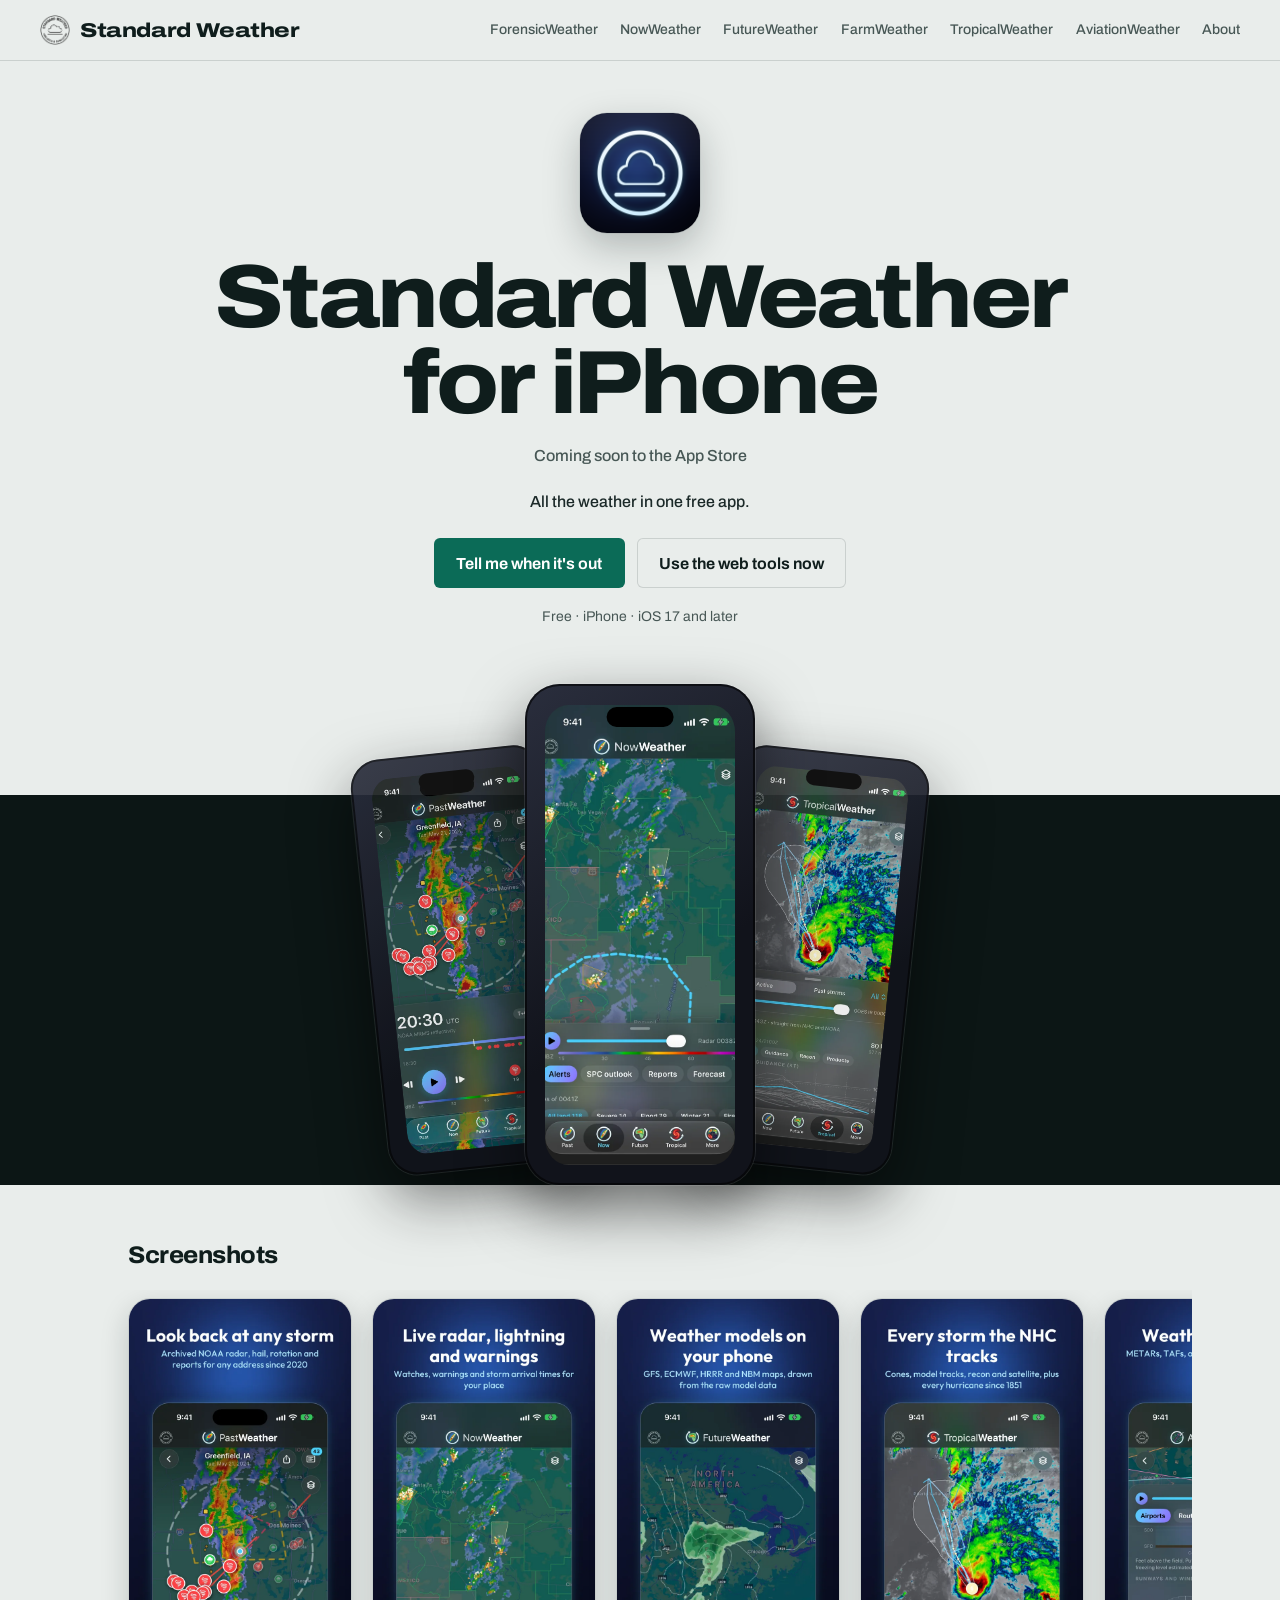
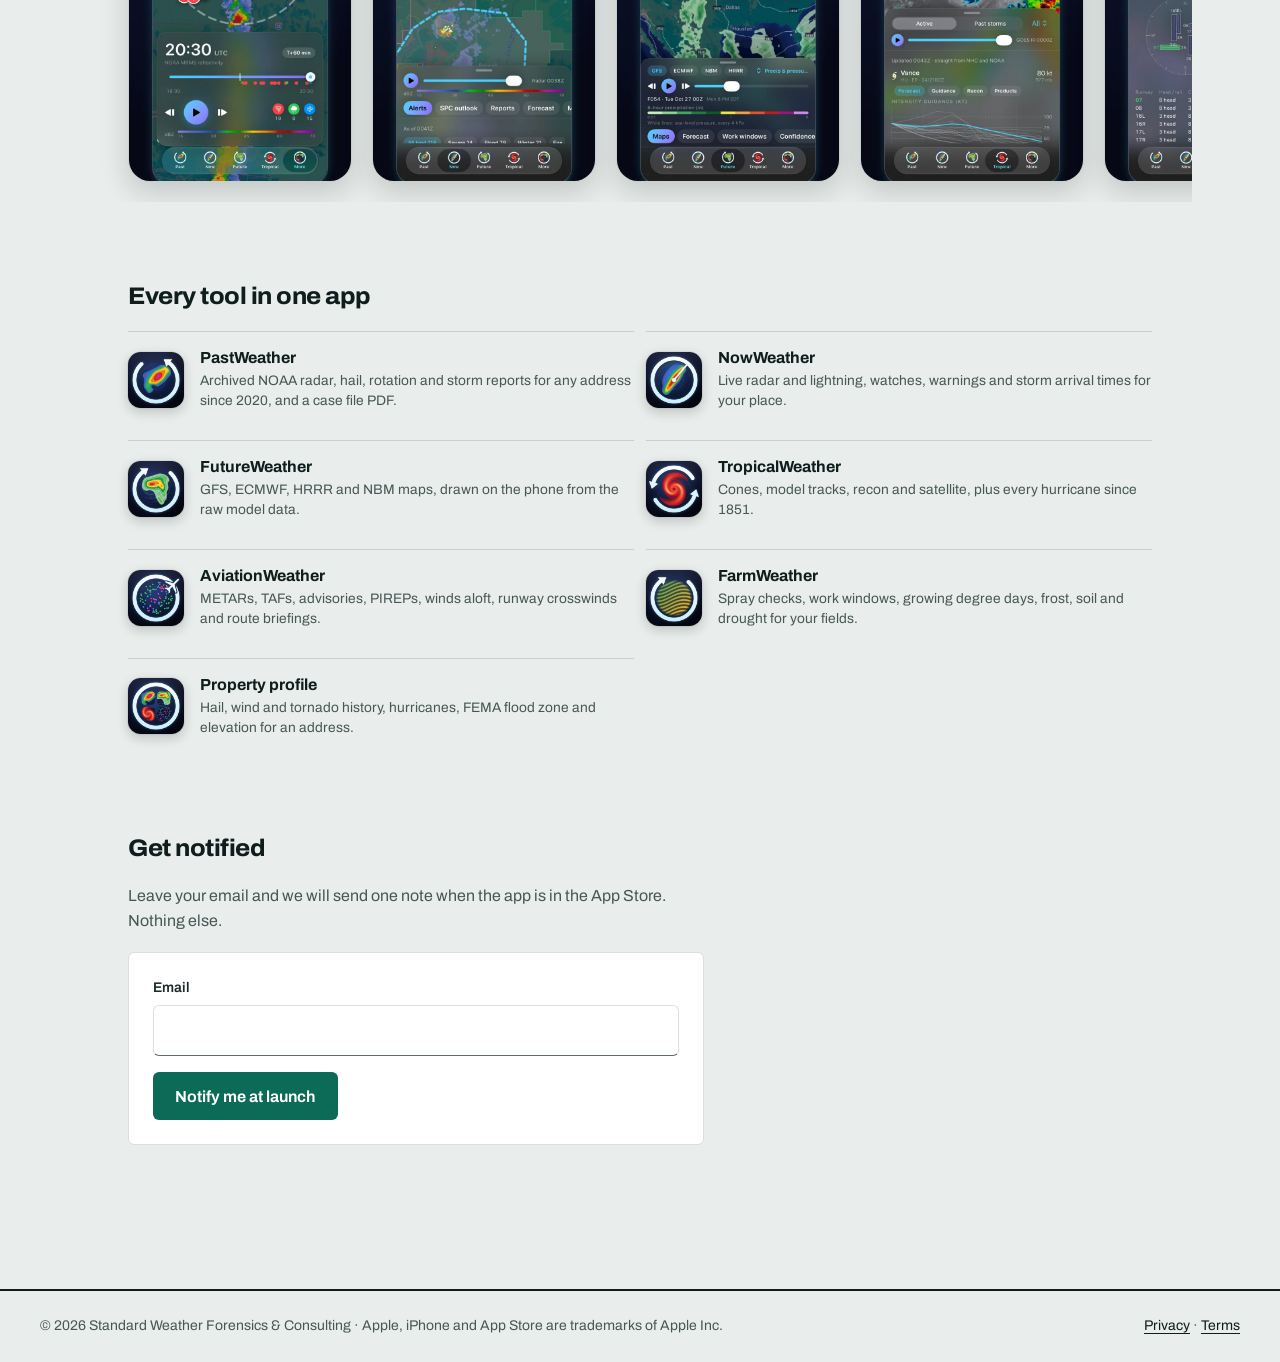
<file: app/index.html>
<!DOCTYPE html>
<html lang="en">
<head>
  <meta charset="UTF-8" />
  <meta name="viewport" content="width=device-width, initial-scale=1.0" />
  <title>Standard Weather for iPhone | Coming Soon</title>
  <meta name="description" content="The Standard Weather suite is coming to iPhone: archived radar for any storm, live radar and warnings, model maps, hurricanes, flight weather and field conditions in one free app." />
  <meta name="theme-color" content="#e9edeb" />
  <link rel="canonical" href="https://standardweather.net/app/" />
  <meta property="og:type" content="website" />
  <meta property="og:url" content="https://standardweather.net/app/" />
  <meta property="og:title" content="Standard Weather for iPhone" />
  <meta property="og:description" content="Seven Standard Weather tools in one free iPhone app. Coming soon to the App Store." />
  <meta property="og:image" content="https://standardweather.net/app/img/icon.png" />
  <meta name="twitter:card" content="summary" />
  <meta name="twitter:title" content="Standard Weather for iPhone" />
  <meta name="twitter:description" content="Seven Standard Weather tools in one free iPhone app. Coming soon to the App Store." />
  <link rel="preconnect" href="https://fonts.googleapis.com" />
  <link rel="preconnect" href="https://fonts.gstatic.com" crossorigin />
  <link href="https://fonts.googleapis.com/css2?family=Archivo:wdth,wght@62..125,100..900&family=IBM+Plex+Mono:wght@400;500&display=swap" rel="stylesheet" />
  <link rel="icon" type="image/png" sizes="64x64" href="/assets/favicon-64.png" />
  <link rel="icon" type="image/png" sizes="192x192" href="/assets/icon-192.png" />
  <link rel="apple-touch-icon" href="/assets/apple-touch-icon.png" />
  <meta name="color-scheme" content="light" />
  <link rel="stylesheet" href="/css/site.css?v=20261127" />
  <style>
    /* —— iPhone app page: app icon, phone frames, screenshot gallery —— */
    .app-hero { text-align: center; padding: clamp(2rem, 5vw, 3.25rem) 0 0; }
    .app-icon { display: block; width: 7.5rem; height: 7.5rem; margin: 0 auto 1.4rem; border-radius: 22.5%; box-shadow: 0 0 0 0.5px var(--hairline), 0 14px 36px rgba(15, 29, 28, 0.25); }
    .app-hero h1 { margin: 0 auto 0.5rem; max-width: 14ch; font-size: clamp(3rem, 7vw, 6rem); font-weight: 800; font-stretch: 112%; line-height: 0.95; letter-spacing: -0.035em; color: var(--ink); text-wrap: balance; }
    .app-hero .lede { margin: 1.25rem auto 1.5rem; }
    .app-hero p { margin-left: auto; margin-right: auto; }
    html, body { overflow-x: clip; }
    .app-cta { display: flex; flex-wrap: wrap; justify-content: center; gap: 0.75rem; }
    .app-cta .btn--secondary { min-height: 50px; padding: 0 1.4rem; font-size: 1rem; }
    .soon { margin-top: 1.1rem; font-size: var(--fs-sm); color: var(--text2); }
    

    /* A phone: the screenshot inside a dark bezel with the Dynamic Island. */
    .phone { position: relative; margin: 0; width: 100%; aspect-ratio: 402 / 874; padding: 3.2%; border-radius: 15% / 7%; background: linear-gradient(145deg, #2a2e3d, #11131b 60%); box-shadow: 0 0 0 1px rgba(255, 255, 255, 0.10), inset 0 0 0 2px rgba(0, 0, 0, 0.6), 0 24px 60px rgba(0, 0, 0, 0.55); box-sizing: border-box; }
    .phone img { display: block; width: 100%; height: 100%; border-radius: 12.5% / 5.8%; object-fit: cover; background: #070914; }
    .phone::after { content: ""; position: absolute; top: 4.6%; left: 50%; width: 29%; height: 3.9%; transform: translateX(-50%); border-radius: 999px; background: #000; }

    .app-stage { position: relative; z-index: 0; isolation: isolate; display: flex; justify-content: center; align-items: flex-end; margin: clamp(2.25rem, 6vw, 3.5rem) auto clamp(2.5rem, 6vw, 3.5rem); max-width: 40rem; }
    .app-stage::before { content: ""; position: absolute; inset: 22% -30vw 0; background: #0c1615; z-index: -1; }
    .app-stage .phone { width: 36%; flex: none; }
    .app-stage .phone--side { width: 30%; opacity: 0.92; }
    .app-stage .phone--side:first-child { margin-right: -6%; transform: rotate(-6deg) translateY(-4%); }
    .app-stage .phone--side:last-child { margin-left: -6%; transform: rotate(6deg) translateY(-4%); }
    .app-stage .phone--front { z-index: 1; }

    /* Screenshot gallery: swipe on a phone, a row on a wide screen. */
    .shots { display: grid; grid-auto-flow: column; grid-auto-columns: min(14rem, 62%); gap: 1.25rem; overflow-x: auto; scroll-snap-type: x mandatory; padding: 0.5rem var(--gutter) 1.25rem; margin: 0 calc(var(--gutter) * -1); list-style: none; scrollbar-width: thin; }
    .shots li { scroll-snap-align: center; }
    .shots img { display: block; width: 100%; height: auto; border-radius: 22px; border: 1px solid var(--hairline); box-shadow: 0 10px 28px rgba(15, 29, 28, 0.18); }

    .app-tools { display: grid; gap: 0.8rem; margin: 0 0 1.25rem; padding: 0; list-style: none; }
    @media (min-width: 680px) { .app-tools { grid-template-columns: 1fr 1fr; } }
    .app-tools li { display: flex; align-items: center; gap: 1rem; padding: 1rem 0; border-top: 1px solid var(--hairline); }
    .app-tools img { width: 3.5rem; height: 3.5rem; flex: none; border-radius: 22.5%; box-shadow: 0 0 0 0.5px var(--hairline), 0 4px 12px rgba(15, 29, 28, 0.2); }
    .app-tools b { display: block; font: 700 var(--fs-md)/1.25 var(--font); color: var(--ink); }
    .app-tools small { display: block; margin-top: 0.2rem; font-size: 0.86rem; line-height: 1.45; color: var(--text2); }

    #notify-form { padding: 1.5rem; background: var(--sheet); border: 1px solid var(--hairline); border-radius: var(--radius); }
    .thanks { padding: 1rem 1.2rem; border-left: 3px solid var(--accent); background: var(--accent-soft); color: var(--ink); max-width: 34rem; }
  </style>
</head>
<body>
  <nav class="site-nav" aria-label="Primary">
    <div class="site-nav__inner">
      <a class="site-nav__brand" href="/" title="Standard Weather home">
        <img src="/assets/logo-light.png" width="32" height="32" alt="" />
        Standard Weather
      </a>
      <ul class="site-nav__links">
        <li><a href="/ForensicWeather/">ForensicWeather</a></li>
        <li><a href="/NowWeather/">NowWeather</a></li>
        <li><a href="/FutureWeather/">FutureWeather</a></li>
        <li><a href="/FarmWeather/">FarmWeather</a></li>
        <li><a href="/TropicalWeather/">TropicalWeather</a></li>
        <li><a href="/AviationWeather/">AviationWeather</a></li>
        <li><a href="/about.html">About</a></li>
      </ul>
    </div>
  </nav>

  <div class="shell">
    <header class="app-hero">
      <img class="app-icon" src="img/icon.png" width="120" height="120" alt="Standard Weather app icon" />
      <h1>Standard Weather for iPhone</h1>
      <p class="tagline">Coming soon to the App Store</p>
      <p class="lede">All the weather in one free app.</p>
      <div class="app-cta">
        <a class="btn" href="#notify">Tell me when it's out</a>
        <a class="btn btn--secondary" href="/NowWeather/">Use the web tools now</a>
      </div>
      <p class="soon">Free · iPhone · iOS 17 and later</p>
    </header>

    <div class="app-stage" aria-hidden="true">
      <figure class="phone phone--side"><img src="img/phone-past.webp" width="402" height="874" alt="" /></figure>
      <figure class="phone phone--front"><img src="img/phone-now.webp" width="402" height="874" alt="" /></figure>
      <figure class="phone phone--side"><img src="img/phone-tropical.webp" width="402" height="874" alt="" /></figure>
    </div>

    <main>
      <section aria-labelledby="shots-h">
        <h2 id="shots-h">Screenshots</h2>
        <ul class="shots">
          <li><img src="img/store-1-past.webp" width="660" height="1434" loading="lazy" alt="Look back at any storm: PastWeather showing archived radar and hail reports at Greenfield, Iowa" /></li>
          <li><img src="img/store-2-now.webp" width="660" height="1434" loading="lazy" alt="Live radar, lightning and warnings: NowWeather" /></li>
          <li><img src="img/store-3-future.webp" width="660" height="1434" loading="lazy" alt="Weather models on your phone: FutureWeather showing a GFS precipitation map" /></li>
          <li><img src="img/store-4-tropical.webp" width="660" height="1434" loading="lazy" alt="Every storm the NHC tracks: TropicalWeather showing Hurricane Vance's cone and model tracks" /></li>
          <li><img src="img/store-5-aviation.webp" width="660" height="1434" loading="lazy" alt="Weather for pilots: AviationWeather showing runways and crosswinds" /></li>
          <li><img src="img/store-6-farm.webp" width="660" height="1434" loading="lazy" alt="Weather for your fields: FarmWeather showing growing degree days for the season" /></li>
          <li><img src="img/store-7-profile.webp" width="660" height="1434" loading="lazy" alt="Know a property's weather: hurricane history, flood zone and elevation" /></li>
          <li><img src="img/store-8-more.webp" width="660" height="1434" loading="lazy" alt="A whole weather service: the More tab with the other tools and notable events" /></li>
        </ul>
      </section>

      <section aria-labelledby="tools-h">
        <h2 id="tools-h">Every tool in one app</h2>
        <ul class="app-tools">
          <li><img src="img/tools/past.png" width="64" height="64" alt="" /><div><b>PastWeather</b><small>Archived NOAA radar, hail, rotation and storm reports for any address since 2020, and a case file PDF.</small></div></li>
          <li><img src="img/tools/now.png" width="64" height="64" alt="" /><div><b>NowWeather</b><small>Live radar and lightning, watches, warnings and storm arrival times for your place.</small></div></li>
          <li><img src="img/tools/future.png" width="64" height="64" alt="" /><div><b>FutureWeather</b><small>GFS, ECMWF, HRRR and NBM maps, drawn on the phone from the raw model data.</small></div></li>
          <li><img src="img/tools/tropical.png" width="64" height="64" alt="" /><div><b>TropicalWeather</b><small>Cones, model tracks, recon and satellite, plus every hurricane since 1851.</small></div></li>
          <li><img src="img/tools/aviation.png" width="64" height="64" alt="" /><div><b>AviationWeather</b><small>METARs, TAFs, advisories, PIREPs, winds aloft, runway crosswinds and route briefings.</small></div></li>
          <li><img src="img/tools/farm.png" width="64" height="64" alt="" /><div><b>FarmWeather</b><small>Spray checks, work windows, growing degree days, frost, soil and drought for your fields.</small></div></li>
          <li><img src="img/tools/more.png" width="64" height="64" alt="" /><div><b>Property profile</b><small>Hail, wind and tornado history, hurricanes, FEMA flood zone and elevation for an address.</small></div></li>
        </ul>
      </section>

      <section id="notify" aria-labelledby="notify-h">
        <h2 id="notify-h">Get notified</h2>
        <p>Leave your email and we will send one note when the app is in the App Store. Nothing else.</p>
        <p class="thanks" id="thanks" hidden>Thanks, you're on the list. We'll email you when Standard Weather is in the App Store.</p>
        <form id="notify-form" action="https://formsubmit.co/standardwx@gmail.com" method="POST">
          <input type="hidden" name="_subject" value="iPhone app launch list" />
          <input type="hidden" name="_template" value="table" />
          <input type="hidden" name="_captcha" value="false" />
          <input type="hidden" name="_next" value="https://standardweather.net/app/?joined=1#notify" />
          <input type="text" name="_honey" tabindex="-1" autocomplete="off" class="hp" aria-hidden="true" />
          <div class="field">
            <label for="email">Email</label>
            <input id="email" name="email" type="email" autocomplete="email" required />
          </div>
          <button type="submit">Notify me at launch</button>
        </form>
        <script>
          if (new URLSearchParams(location.search).get("joined")) {
            document.getElementById("thanks").hidden = false;
            document.getElementById("notify-form").hidden = true;
          }
        </script>
      </section>
    </main>
  </div>

  <footer class="site-footer">
    <p>&copy; 2026 Standard Weather Forensics &amp; Consulting · Apple, iPhone and App Store are trademarks of Apple Inc.</p>
    <p style="margin-top: 0.4rem;"><a href="/privacy.html">Privacy</a> · <a href="/terms.html">Terms</a></p>
  </footer>
</body>
</html>
</file>
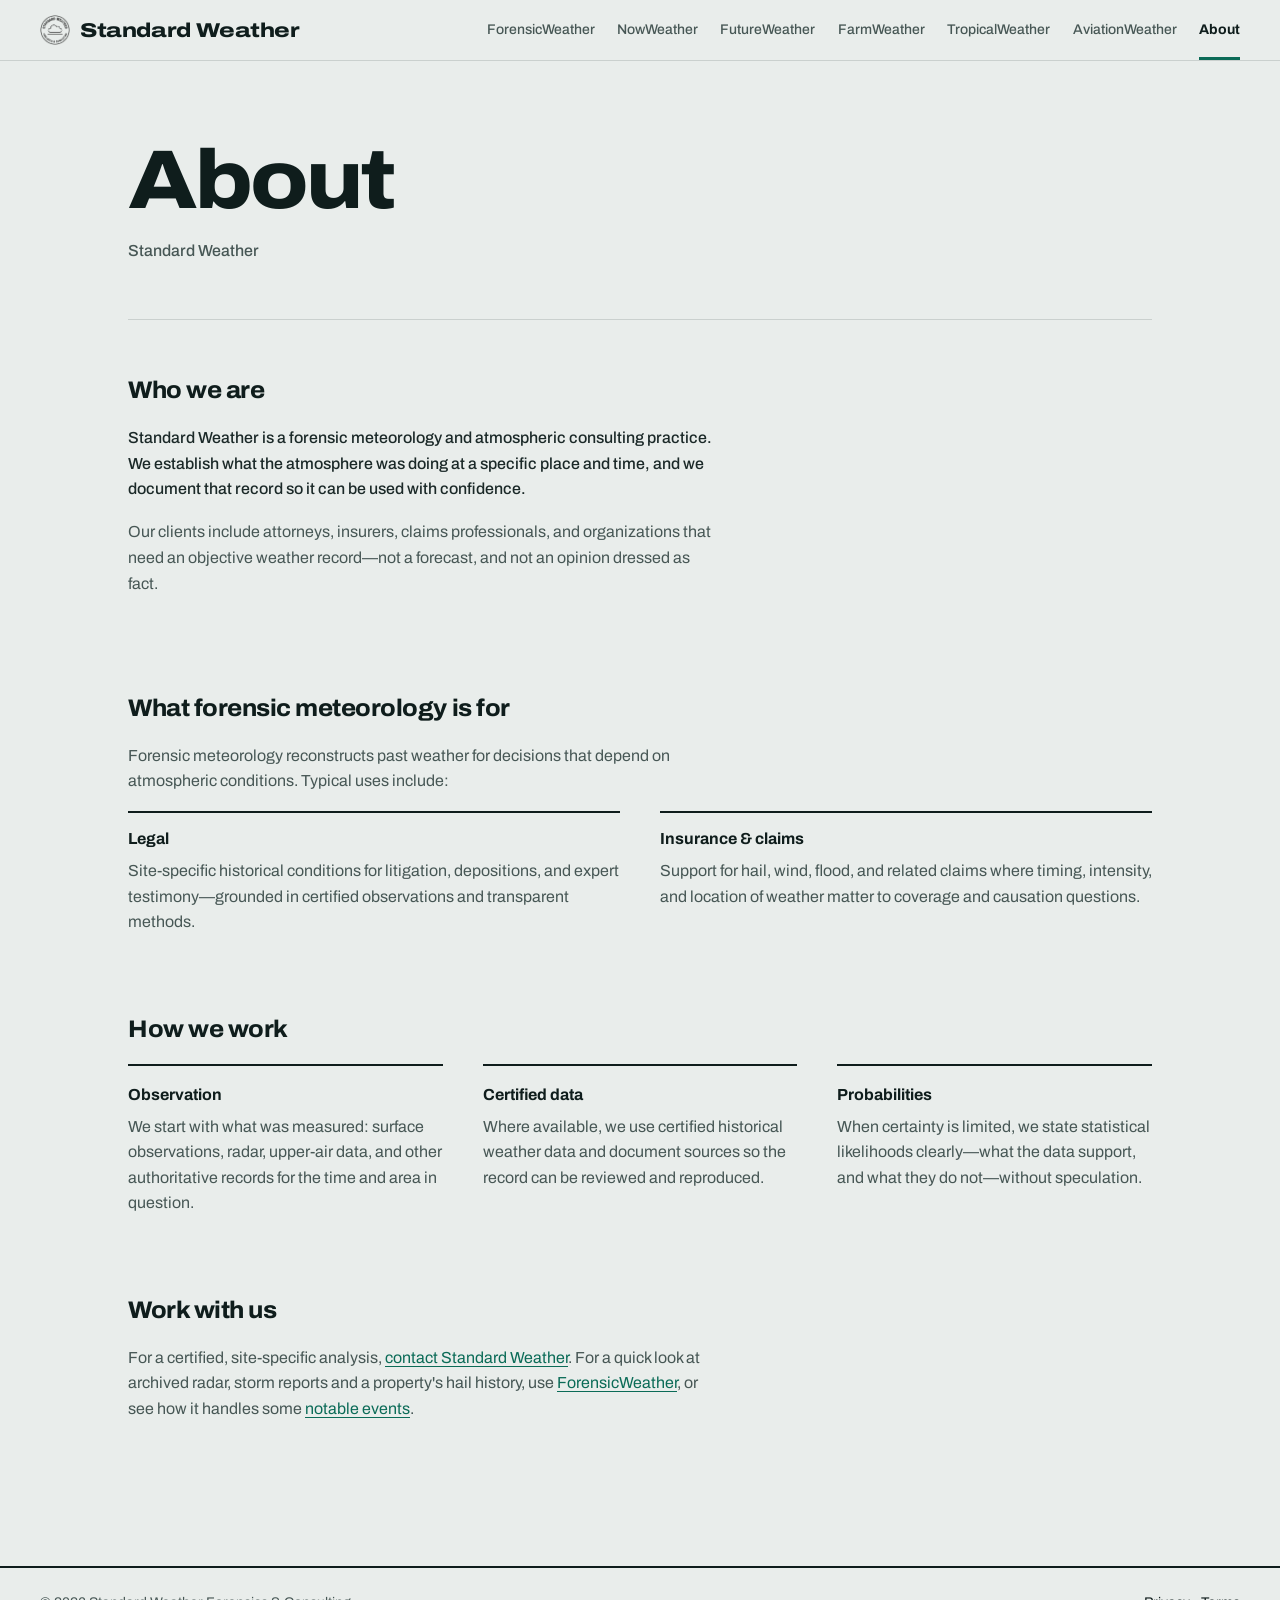
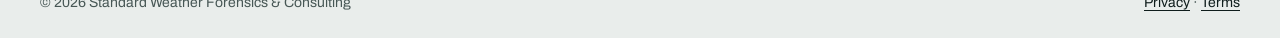
<file: about.html>
<!DOCTYPE html>
<html lang="en">
<head>
  <meta charset="UTF-8" />
  <meta name="viewport" content="width=device-width, initial-scale=1.0" />
  <title>About Standard Weather | Forensic Meteorology</title>
  <meta name="description" content="About Standard Weather: forensic meteorology for legal, insurance, and claims work—observation, certified data, and probabilities without speculation." />
  <meta name="theme-color" content="#e9edeb" />
  <link rel="canonical" href="https://standardweather.net/about.html" />
  <meta property="og:type" content="website" />
  <meta property="og:url" content="https://standardweather.net/about.html" />
  <meta property="og:title" content="About Standard Weather | Forensic Meteorology" />
  <meta property="og:description" content="Who we are, what forensic meteorology is for, and how we work with certified observations and probabilities." />
  <meta property="og:image" content="https://standardweather.net/logo.png" />
  <link rel="preconnect" href="https://fonts.googleapis.com" />
  <link rel="preconnect" href="https://fonts.gstatic.com" crossorigin />
  <link href="https://fonts.googleapis.com/css2?family=Archivo:wdth,wght@62..125,100..900&family=IBM+Plex+Mono:wght@400;500&display=swap" rel="stylesheet" />
  <link rel="icon" type="image/png" sizes="64x64" href="assets/favicon-64.png" />
  <link rel="icon" type="image/png" sizes="192x192" href="assets/icon-192.png" />
  <link rel="apple-touch-icon" href="assets/apple-touch-icon.png" />
  <meta name="color-scheme" content="light" />
  <link rel="stylesheet" href="css/site.css?v=20261127" />
</head>
<body>
  <nav class="site-nav" aria-label="Primary">
    <div class="site-nav__inner">
      <a class="site-nav__brand" href="/" title="Standard Weather home">
        <img src="assets/logo-light.png" width="32" height="32" alt="" />
        Standard Weather
      </a>
      <ul class="site-nav__links">
        <li><a href="/ForensicWeather/">ForensicWeather</a></li>
        <li><a href="/NowWeather/">NowWeather</a></li>
        <li><a href="/FutureWeather/">FutureWeather</a></li>
        <li><a href="/FarmWeather/">FarmWeather</a></li>
        <li><a href="/TropicalWeather/">TropicalWeather</a></li>
        <li><a href="/AviationWeather/">AviationWeather</a></li>
        <li><a href="/about.html" aria-current="page">About</a></li>
      </ul>
    </div>
  </nav>

  <div class="shell">
    <header class="page-header">
      <img class="logo" src="assets/logo-light.png" width="184" height="184" alt="Standard Weather Forensics &amp; Consulting" />
      <h1>About</h1>
      <p class="tagline">Standard Weather</p>
    </header>

    <main>
      <section aria-labelledby="who-h">
        <h2 id="who-h">Who we are</h2>
        <div class="prose">
          <img class="about-seal" src="assets/logo-light.png" width="136" height="136" alt="Standard Weather seal" />
          <p class="lede">Standard Weather is a forensic meteorology and atmospheric consulting practice. We establish what the atmosphere was doing at a specific place and time, and we document that record so it can be used with confidence.</p>
          <p>Our clients include attorneys, insurers, claims professionals, and organizations that need an objective weather record—not a forecast, and not an opinion dressed as fact.</p>
        </div>
      </section>

      <section aria-labelledby="forensic-h">
        <h2 id="forensic-h">What forensic meteorology is for</h2>
        <p>Forensic meteorology reconstructs past weather for decisions that depend on atmospheric conditions. Typical uses include:</p>
        <div class="services">
          <article class="service">
            <h3>Legal</h3>
            <p>Site-specific historical conditions for litigation, depositions, and expert testimony—grounded in certified observations and transparent methods.</p>
          </article>
          <article class="service">
            <h3>Insurance &amp; claims</h3>
            <p>Support for hail, wind, flood, and related claims where timing, intensity, and location of weather matter to coverage and causation questions.</p>
          </article>
        </div>
      </section>

      <section aria-labelledby="how-h">
        <h2 id="how-h">How we work</h2>
        <ul class="steps">
          <li>
            <strong>Observation</strong>
            <p>We start with what was measured: surface observations, radar, upper-air data, and other authoritative records for the time and area in question.</p>
          </li>
          <li>
            <strong>Certified data</strong>
            <p>Where available, we use certified historical weather data and document sources so the record can be reviewed and reproduced.</p>
          </li>
          <li>
            <strong>Probabilities</strong>
            <p>When certainty is limited, we state statistical likelihoods clearly—what the data support, and what they do not—without speculation.</p>
          </li>
        </ul>
      </section>

      <section aria-labelledby="contact-about-h">
        <h2 id="contact-about-h">Work with us</h2>
        <p>For a certified, site-specific analysis, <a href="/ForensicWeather/#contact">contact Standard Weather</a>. For a quick look at archived radar, storm reports and a property's hail history, use <a href="/ForensicWeather/">ForensicWeather</a>, or see how it handles some <a href="/events.html">notable events</a>.</p>
      </section>
    </main>
  </div>

  <footer class="site-footer">
    <p>&copy; 2026 Standard Weather Forensics &amp; Consulting</p>
    <p style="margin-top: 0.4rem;"><a href="/privacy.html">Privacy</a> · <a href="/terms.html">Terms</a></p>
  </footer>
</body>
</html>
</file>
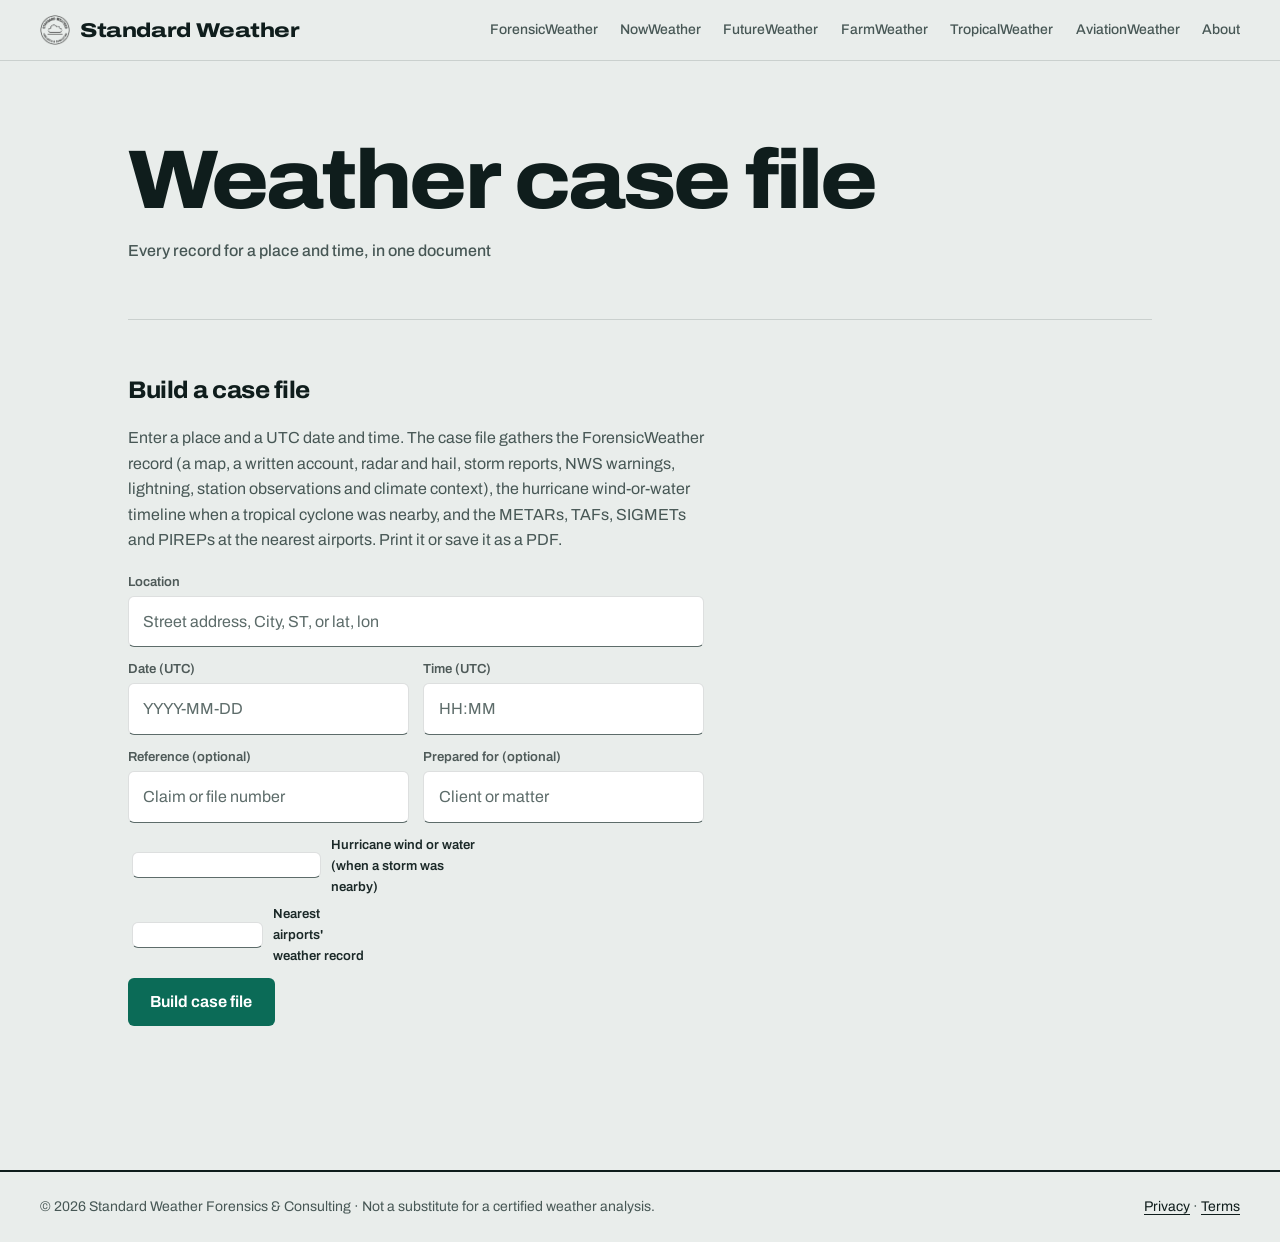
<file: case.html>
<!DOCTYPE html>
<html lang="en">
<head>
  <meta charset="UTF-8" />
  <meta name="viewport" content="width=device-width, initial-scale=1.0" />
  <title>Weather Case File | Standard Weather</title>
  <meta name="description" content="One printable case file for a place and time: archived radar, hail, storm reports, NWS warnings, lightning, observations, a written account, the hurricane wind-or-water timeline and the airport weather record." />
  <meta name="theme-color" content="#e9edeb" />
  <link rel="canonical" href="https://standardweather.net/case.html" />
  <meta property="og:type" content="website" />
  <meta property="og:url" content="https://standardweather.net/case.html" />
  <meta property="og:title" content="Weather Case File | Standard Weather" />
  <meta property="og:description" content="ForensicWeather, TropicalWeather and AviationWeather records for a place and time, in one PDF." />
  <meta property="og:image" content="https://standardweather.net/logo.png" />
  <link rel="preconnect" href="https://fonts.googleapis.com" />
  <link rel="preconnect" href="https://fonts.gstatic.com" crossorigin />
  <link href="https://fonts.googleapis.com/css2?family=Archivo:wdth,wght@62..125,100..900&family=IBM+Plex+Mono:wght@400;500&display=swap" rel="stylesheet" />
  <link rel="icon" type="image/png" sizes="64x64" href="assets/favicon-64.png" />
  <link rel="icon" type="image/png" sizes="192x192" href="assets/icon-192.png" />
  <link rel="apple-touch-icon" href="assets/apple-touch-icon.png" />
  <meta name="color-scheme" content="light" />
  <link rel="stylesheet" href="css/site.css?v=20261127" />
  <style>
    .case-form { display: grid; grid-template-columns: repeat(auto-fit, minmax(12rem, 1fr)); gap: 0.7rem 0.9rem; margin-top: 0.9rem; align-items: end; }
    .case-form label { display: block; font-size: 0.82rem; opacity: 0.75; margin-bottom: 0.25rem; }
    .case-form input[type="text"] { width: 100%; box-sizing: border-box; }
    .case-form .wide { grid-column: 1 / -1; }
    .case-form .checks { display: flex; flex-wrap: wrap; gap: 0.4rem 1.3rem; font-size: 0.9rem; }
    .case-form .checks label { display: flex; align-items: center; gap: 0.45rem; opacity: 1; margin: 0; }
    .case-form .err { color: var(--err); margin: 0; font-size: 0.9rem; }
    .progress { list-style: none; padding: 0; margin: 1.2rem 0 0; font-size: 0.92rem; }
    .progress li { display: flex; gap: 0.6rem; padding: 0.3rem 0; border-top: 1px solid var(--hairline); }
    .progress li b { width: 1.2rem; text-align: center; }
    .progress li small { opacity: 0.65; margin-left: auto; text-align: right; }
    .case-bar { display: flex; flex-wrap: wrap; gap: 0.7rem; align-items: center; margin: 1.4rem 0 0.8rem; }
    #frames { position: absolute; left: -12000px; top: 0; width: 1200px; height: 820px; overflow: hidden; }
    #frames iframe { width: 1200px; height: 820px; border: 0; }

    /* The case file itself: a white page, in print and on screen. */
    .paper { background: #fff; color: #161616; border-radius: 6px; padding: 0.55in 0.6in; font: 10.5pt/1.5 system-ui, -apple-system, "Segoe UI", sans-serif; box-shadow: 0 0 0 1px var(--hairline), 0 12px 32px rgba(15, 29, 28, 0.12); }
    .paper * { color: inherit; }
    .paper h1 { font: 800 21pt Archivo, system-ui, sans-serif; margin: 0 0 0.05in; color: #000; }
    .paper h2 { font: 700 14pt Archivo, system-ui, sans-serif; margin: 0.3in 0 0.08in; padding-bottom: 0.04in; border-bottom: 2px solid #111; color: #000; }
    .paper h3, .paper .case-sec h1, .paper .case-sec h2 { font: 700 11.5pt Archivo, system-ui, sans-serif; margin: 0.2in 0 0.06in; padding: 0; border-bottom: 1px solid #bbb; color: #000; }
    .paper h5 { font: 600 10.5pt system-ui, sans-serif; margin: 0.16in 0 0.04in; color: #000 !important; }
    .paper p { margin: 0.05in 0; max-width: none; }
    .paper .meta, .paper .note, .paper small, .paper .chart-key { color: #555; font-size: 8.8pt; }
    .paper small { display: block; }
    .paper table { width: 100%; border-collapse: collapse; font-size: 8.8pt; margin: 0.04in 0; }
    .paper th, .paper td { text-align: left; padding: 2px 5px; border-bottom: 1px solid #ddd; vertical-align: top; color: #161616; background: none !important; }
    .paper dl { display: grid; grid-template-columns: max-content 1fr; gap: 1px 12px; margin: 0.05in 0; font-size: 9.5pt; }
    .paper dt { color: #555; }
    .paper dd { margin: 0; }
    .paper pre[style] { color: #111 !important; }
    .paper h2, .paper h3, .paper h5 { break-after: avoid; }
    .paper img.map, .paper svg.chart, .paper tr { break-inside: avoid; }
    .paper .raw, .paper pre { font: 8.6pt/1.4 "IBM Plex Mono", ui-monospace, monospace; white-space: pre-wrap; background: #f3f3f3; padding: 4px 6px; border-radius: 3px; color: #111; }
    .paper .fc { font: 600 8pt "IBM Plex Mono", monospace; padding: 0 4px; border-radius: 3px; color: #000 !important; }
    .paper .dot { display: inline-block; width: 8px; height: 8px; border-radius: 50%; margin-right: 4px; }
    .paper summary { display: none; }
    .paper svg.chart { width: 100%; max-width: 5.5in; height: auto; background: #fafafa; border: 1px solid #ddd; }
    .paper svg.chart text { fill: #555 !important; }
    .paper svg.chart line { stroke: #ddd !important; }
    .paper img.map { display: block; width: 100%; height: auto; border-radius: 3px; margin: 0.08in 0; }
    .paper .cover { display: grid; grid-template-columns: 1fr auto; gap: 0.2in; align-items: start; border-bottom: 3px solid #111; padding-bottom: 0.15in; }
    .paper .cover img { width: 0.9in; height: 0.9in; filter: invert(1) grayscale(1); }
    .paper .facts { display: grid; grid-template-columns: max-content 1fr; gap: 2px 14px; margin-top: 0.12in; font-size: 10pt; }
    .paper .facts dt { color: #555; }
    .paper .toc { margin: 0.06in 0 0; padding-left: 1.2em; }
    .paper .case-sec { break-before: page; }
    .paper .case-sec:first-of-type { break-before: auto; }
    .paper .missing { color: #8a5a00; }
    @media print {
      @page { margin: 0.5in; }
      body { background: #fff !important; }
      .site-nav, .page-header, #build, .case-bar, .progress, .site-footer, #intro { display: none !important; }
      .shell, main { padding: 0 !important; margin: 0 !important; max-width: none !important; }
      .paper { box-shadow: none; border-radius: 0; padding: 0; }
    }
  </style>
</head>
<body>
  <nav class="site-nav" aria-label="Primary">
    <div class="site-nav__inner">
      <a class="site-nav__brand" href="/" title="Standard Weather home">
        <img src="assets/logo-light.png" width="32" height="32" alt="" />
        Standard Weather
      </a>
      <ul class="site-nav__links">
        <li><a href="/ForensicWeather/">ForensicWeather</a></li>
        <li><a href="/NowWeather/">NowWeather</a></li>
        <li><a href="/FutureWeather/">FutureWeather</a></li>
        <li><a href="/FarmWeather/">FarmWeather</a></li>
        <li><a href="/TropicalWeather/">TropicalWeather</a></li>
        <li><a href="/AviationWeather/">AviationWeather</a></li>
        <li><a href="/about.html">About</a></li>
      </ul>
    </div>
  </nav>

  <div class="shell">
    <header class="page-header">
      <img class="logo" src="assets/logo-light.png" width="184" height="184" alt="Standard Weather Forensics &amp; Consulting" />
      <h1>Weather case file</h1>
      <p class="tagline">Every record for a place and time, in one document</p>
    </header>

    <main>
      <section id="intro" aria-labelledby="case-h">
        <h2 id="case-h">Build a case file</h2>
        <p>Enter a place and a UTC date and time. The case file gathers the ForensicWeather record (a map, a written account, radar and hail, storm reports,
          NWS warnings, lightning, station observations and climate context), the hurricane wind-or-water timeline when a tropical cyclone was nearby,
          and the METARs, TAFs, SIGMETs and PIREPs at the nearest airports. Print it or save it as a PDF.</p>
        <form class="case-form" id="build" autocomplete="off">
          <div class="wide"><label for="loc">Location</label><input type="text" id="loc" placeholder="Street address, City, ST, or lat, lon" /></div>
          <div><label for="date">Date (UTC)</label><input type="text" id="date" placeholder="YYYY-MM-DD" inputmode="numeric" /></div>
          <div><label for="time">Time (UTC)</label><input type="text" id="time" placeholder="HH:MM" inputmode="numeric" /></div>
          <div><label for="ref">Reference (optional)</label><input type="text" id="ref" placeholder="Claim or file number" /></div>
          <div><label for="for">Prepared for (optional)</label><input type="text" id="for" placeholder="Client or matter" /></div>
          <div class="wide checks">
            <label><input type="checkbox" id="incTropical" checked /> Hurricane wind or water (when a storm was nearby)</label>
            <label><input type="checkbox" id="incAviation" checked /> Nearest airports' weather record</label>
          </div>
          <div class="wide"><button class="btn" id="go" type="submit">Build case file</button></div>
          <p class="err wide" id="err" hidden></p>
        </form>
        <ul class="progress" id="progress" hidden></ul>
      </section>

      <section id="result" hidden>
        <div class="case-bar">
          <button class="btn" id="print" type="button">Print or save as PDF</button>
          <a class="btn btn--secondary" id="request" href="/ForensicWeather/#contact">Request a certified report</a>
        </div>
        <article class="paper" id="paper"></article>
      </section>
    </main>
  </div>

  <div id="frames" aria-hidden="true"></div>

  <footer class="site-footer">
    <p>&copy; 2026 Standard Weather Forensics &amp; Consulting · Not a substitute for a certified weather analysis.</p>
    <p style="margin-top: 0.4rem;"><a href="/privacy.html">Privacy</a> · <a href="/terms.html">Terms</a></p>
  </footer>
  <script src="js/case.js?v=2"></script>
</body>
</html>
</file>
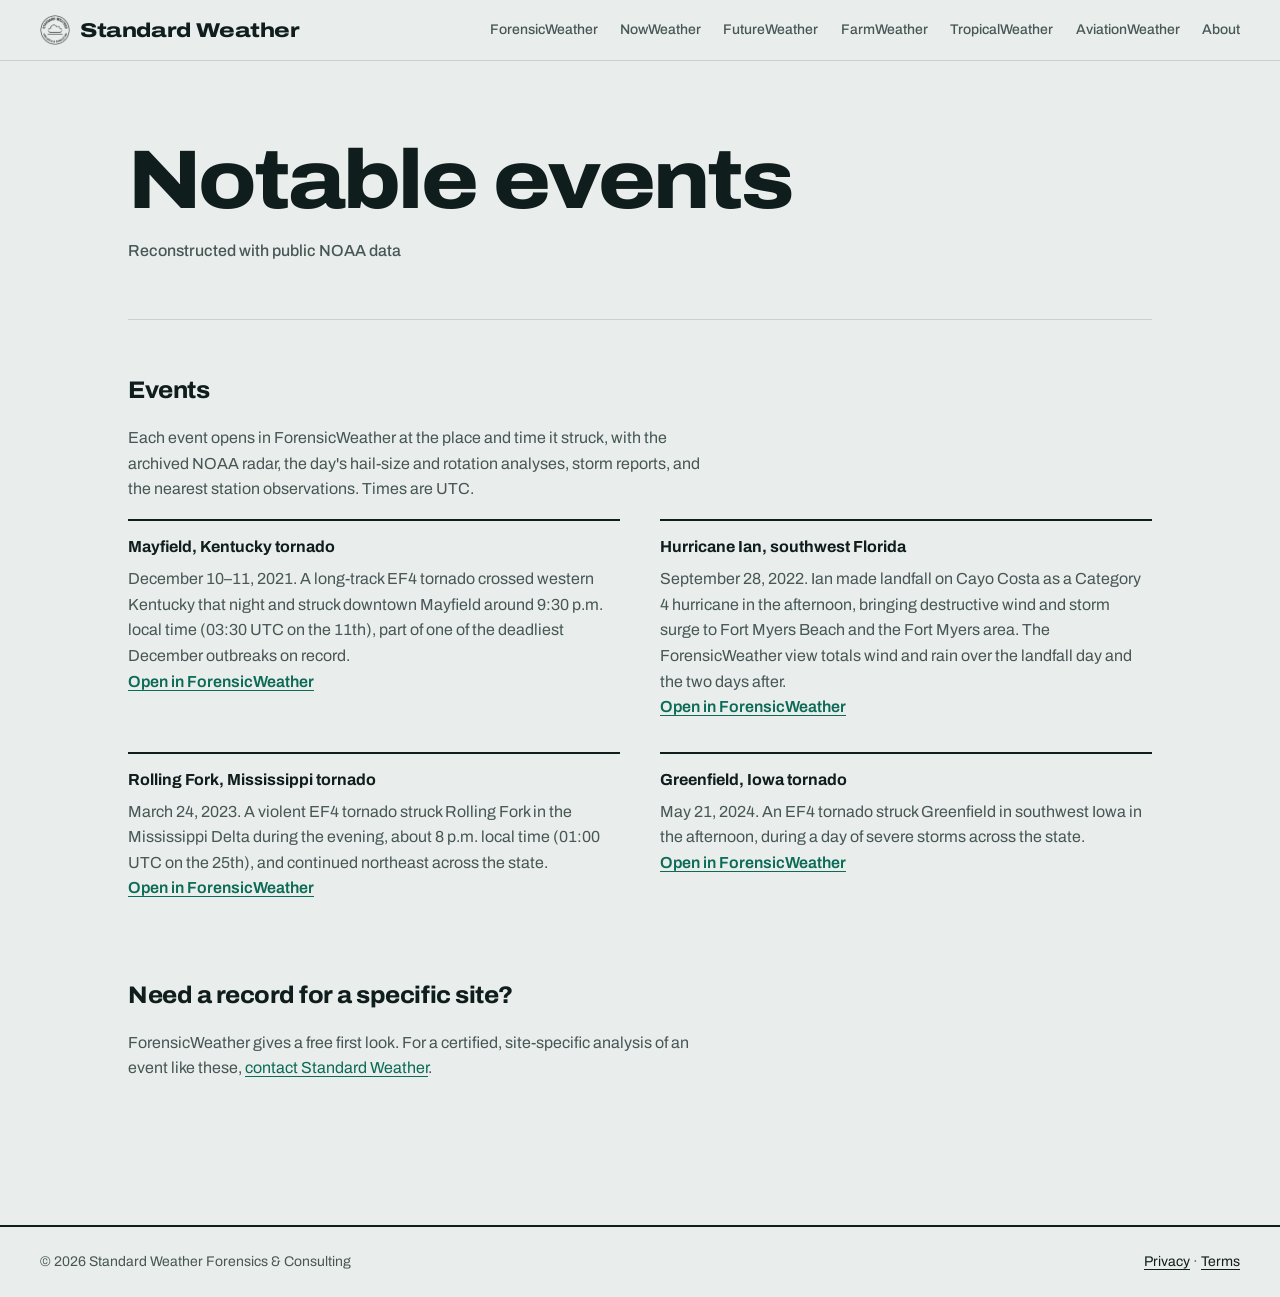
<file: events.html>
<!DOCTYPE html>
<html lang="en">
<head>
  <meta charset="UTF-8" />
  <meta name="viewport" content="width=device-width, initial-scale=1.0" />
  <title>Notable Weather Events | Standard Weather</title>
  <meta name="description" content="Notable U.S. tornadoes and hurricanes since 2020, each linked to archived NOAA radar, storm reports and station observations in ForensicWeather." />
  <meta name="theme-color" content="#e9edeb" />
  <link rel="canonical" href="https://standardweather.net/events.html" />
  <meta property="og:type" content="website" />
  <meta property="og:url" content="https://standardweather.net/events.html" />
  <meta property="og:title" content="Notable Weather Events | Standard Weather" />
  <meta property="og:description" content="Notable U.S. tornadoes and hurricanes since 2020, linked to archived NOAA radar and storm reports." />
  <meta property="og:image" content="https://standardweather.net/logo.png" />
  <link rel="preconnect" href="https://fonts.googleapis.com" />
  <link rel="preconnect" href="https://fonts.gstatic.com" crossorigin />
  <link href="https://fonts.googleapis.com/css2?family=Archivo:wdth,wght@62..125,100..900&family=IBM+Plex+Mono:wght@400;500&display=swap" rel="stylesheet" />
  <link rel="icon" type="image/png" sizes="64x64" href="assets/favicon-64.png" />
  <link rel="icon" type="image/png" sizes="192x192" href="assets/icon-192.png" />
  <link rel="apple-touch-icon" href="assets/apple-touch-icon.png" />
  <meta name="color-scheme" content="light" />
  <link rel="stylesheet" href="css/site.css?v=20261127" />
</head>
<body>
  <nav class="site-nav" aria-label="Primary">
    <div class="site-nav__inner">
      <a class="site-nav__brand" href="/" title="Standard Weather home">
        <img src="assets/logo-light.png" width="32" height="32" alt="" />
        Standard Weather
      </a>
      <ul class="site-nav__links">
        <li><a href="/ForensicWeather/">ForensicWeather</a></li>
        <li><a href="/NowWeather/">NowWeather</a></li>
        <li><a href="/FutureWeather/">FutureWeather</a></li>
        <li><a href="/FarmWeather/">FarmWeather</a></li>
        <li><a href="/TropicalWeather/">TropicalWeather</a></li>
        <li><a href="/AviationWeather/">AviationWeather</a></li>
        <li><a href="/about.html">About</a></li>
      </ul>
    </div>
  </nav>

  <div class="shell">
    <header class="page-header">
      <img class="logo" src="assets/logo-light.png" width="184" height="184" alt="Standard Weather Forensics &amp; Consulting" />
      <h1>Notable events</h1>
      <p class="tagline">Reconstructed with public NOAA data</p>
    </header>

    <main>
      <section aria-labelledby="events-h">
        <h2 id="events-h">Events</h2>
        <p>Each event opens in ForensicWeather at the place and time it struck, with the archived NOAA radar, the day's hail-size and rotation analyses, storm reports, and the nearest station observations. Times are UTC.</p>
        <div class="services">
          <article class="service">
            <h3>Mayfield, Kentucky tornado</h3>
            <p>December 10–11, 2021. A long-track EF4 tornado crossed western Kentucky that night and struck downtown Mayfield around 9:30 p.m. local time (03:30 UTC on the 11th), part of one of the deadliest December outbreaks on record.</p>
            <p class="soft-link"><a href="/ForensicWeather/?loc=36.7417,-88.6367&amp;date=2021-12-11&amp;time=0330">Open in ForensicWeather</a></p>
          </article>
          <article class="service">
            <h3>Hurricane Ian, southwest Florida</h3>
            <p>September 28, 2022. Ian made landfall on Cayo Costa as a Category 4 hurricane in the afternoon, bringing destructive wind and storm surge to Fort Myers Beach and the Fort Myers area. The ForensicWeather view totals wind and rain over the landfall day and the two days after.</p>
            <p class="soft-link"><a href="/ForensicWeather/?loc=26.6406,-81.8723&amp;date=2022-09-28&amp;time=2000&amp;through=2022-09-30">Open in ForensicWeather</a></p>
          </article>
          <article class="service">
            <h3>Rolling Fork, Mississippi tornado</h3>
            <p>March 24, 2023. A violent EF4 tornado struck Rolling Fork in the Mississippi Delta during the evening, about 8 p.m. local time (01:00 UTC on the 25th), and continued northeast across the state.</p>
            <p class="soft-link"><a href="/ForensicWeather/?loc=32.9065,-90.8782&amp;date=2023-03-25&amp;time=0100">Open in ForensicWeather</a></p>
          </article>
          <article class="service">
            <h3>Greenfield, Iowa tornado</h3>
            <p>May 21, 2024. An EF4 tornado struck Greenfield in southwest Iowa in the afternoon, during a day of severe storms across the state.</p>
            <p class="soft-link"><a href="/ForensicWeather/?loc=41.3053,-94.4613&amp;date=2024-05-21&amp;time=2040">Open in ForensicWeather</a></p>
          </article>
        </div>
      </section>

      <section aria-labelledby="events-contact-h">
        <h2 id="events-contact-h">Need a record for a specific site?</h2>
        <p>ForensicWeather gives a free first look. For a certified, site-specific analysis of an event like these, <a href="/ForensicWeather/#contact">contact Standard Weather</a>.</p>
      </section>
    </main>
  </div>

  <footer class="site-footer">
    <p>&copy; 2026 Standard Weather Forensics &amp; Consulting</p>
    <p style="margin-top: 0.4rem;"><a href="/privacy.html">Privacy</a> · <a href="/terms.html">Terms</a></p>
  </footer>
</body>
</html>
</file>
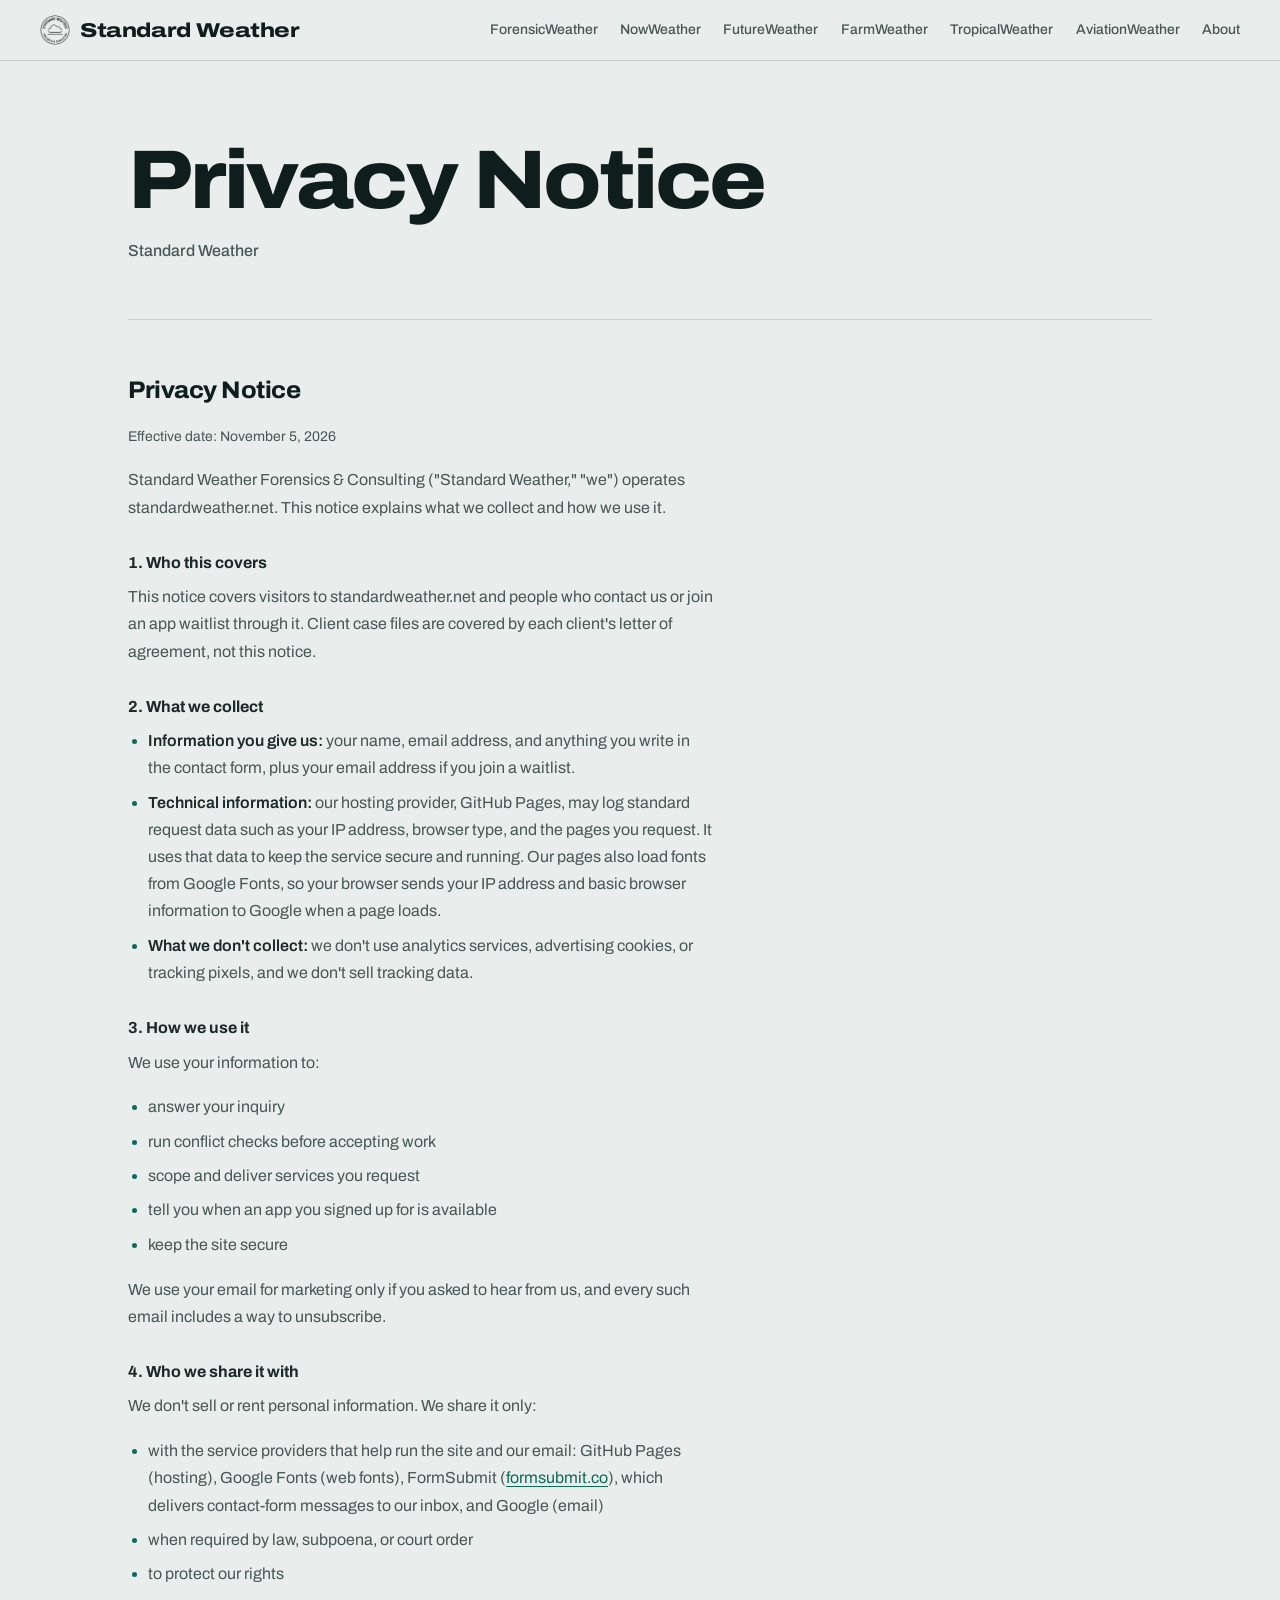
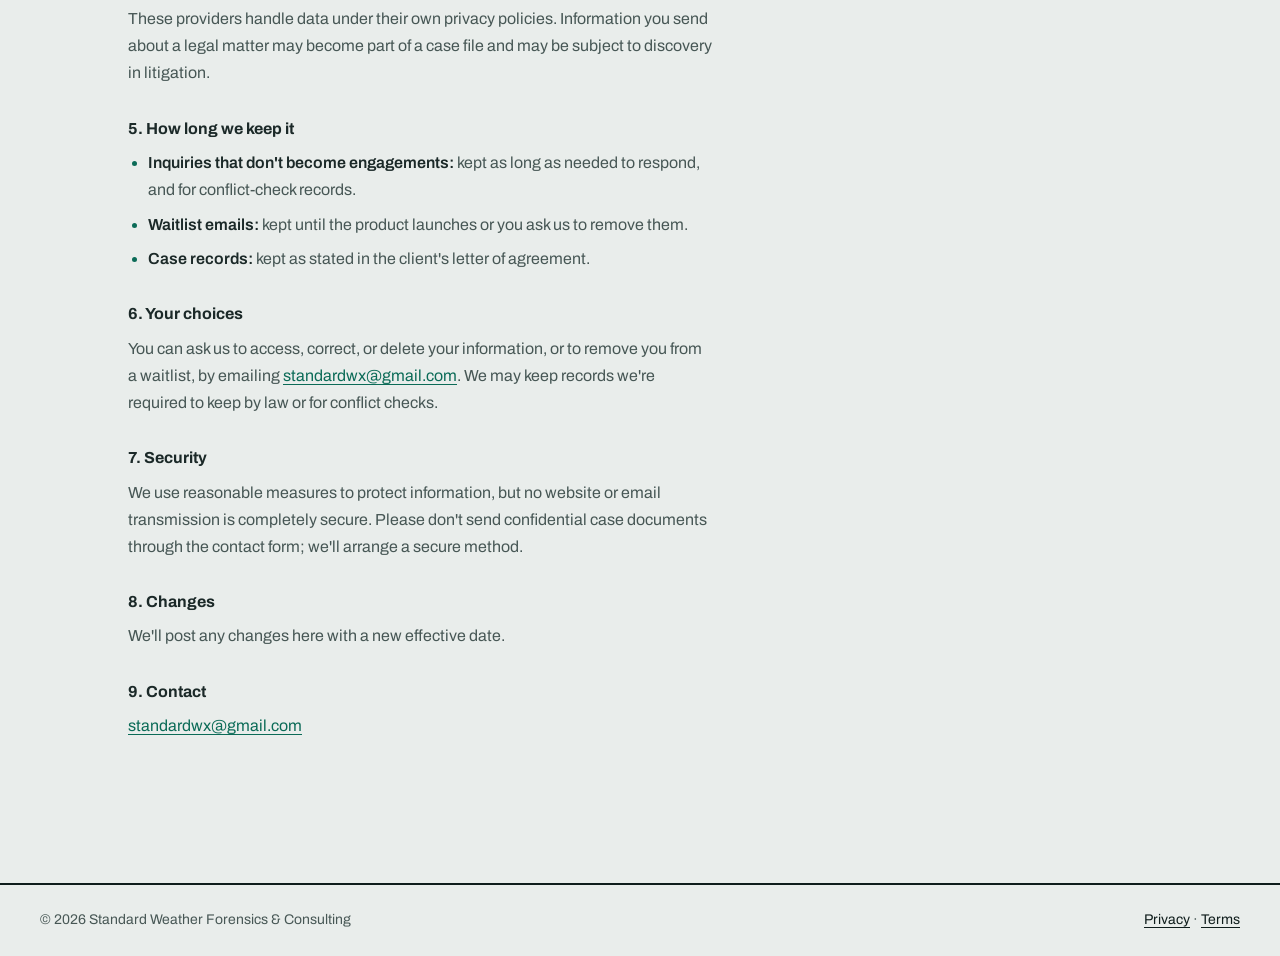
<file: privacy.html>
<!DOCTYPE html>
<html lang="en">
<head>
  <meta charset="UTF-8" />
  <meta name="viewport" content="width=device-width, initial-scale=1.0" />
  <title>Privacy Notice | Standard Weather</title>
  <meta name="description" content="What standardweather.net collects, how it is used, and who it is shared with." />
  <meta name="theme-color" content="#e9edeb" />
  <link rel="canonical" href="https://standardweather.net/privacy.html" />
  <meta property="og:type" content="website" />
  <meta property="og:url" content="https://standardweather.net/privacy.html" />
  <meta property="og:title" content="Privacy Notice | Standard Weather" />
  <meta property="og:description" content="What standardweather.net collects, how it is used, and who it is shared with." />
  <meta property="og:image" content="https://standardweather.net/logo.png" />
  <link rel="preconnect" href="https://fonts.googleapis.com" />
  <link rel="preconnect" href="https://fonts.gstatic.com" crossorigin />
  <link href="https://fonts.googleapis.com/css2?family=Archivo:wdth,wght@62..125,100..900&family=IBM+Plex+Mono:wght@400;500&display=swap" rel="stylesheet" />
  <link rel="icon" type="image/png" sizes="64x64" href="assets/favicon-64.png" />
  <link rel="icon" type="image/png" sizes="192x192" href="assets/icon-192.png" />
  <link rel="apple-touch-icon" href="assets/apple-touch-icon.png" />
  <meta name="color-scheme" content="light" />
  <link rel="stylesheet" href="css/site.css?v=20261127" />
  <style>
    .legal { max-width: var(--measure); }
    .legal .legal-date { color: var(--text2); font-size: var(--fs-sm); }
    .legal h3 { font: 700 var(--fs-md)/1.3 var(--font); color: var(--text); margin: 2rem 0 0.6rem; }
    .legal p, .legal li { line-height: 1.7; color: var(--text2); }
    .legal ul { margin: 0 0 1.1rem; padding-left: 1.25rem; }
    .legal li { margin-bottom: 0.45rem; max-width: 40rem; }
    .legal li::marker { color: var(--accent); }
    .legal strong { color: var(--text); font-weight: 600; }
    .legal a { overflow-wrap: anywhere; }
  </style>
</head>
<body>
  <nav class="site-nav" aria-label="Primary">
    <div class="site-nav__inner">
      <a class="site-nav__brand" href="/" title="Standard Weather home">
        <img src="assets/logo-light.png" width="32" height="32" alt="" />
        Standard Weather
      </a>
      <ul class="site-nav__links">
        <li><a href="/ForensicWeather/">ForensicWeather</a></li>
        <li><a href="/NowWeather/">NowWeather</a></li>
        <li><a href="/FutureWeather/">FutureWeather</a></li>
        <li><a href="/FarmWeather/">FarmWeather</a></li>
        <li><a href="/TropicalWeather/">TropicalWeather</a></li>
        <li><a href="/AviationWeather/">AviationWeather</a></li>
        <li><a href="/about.html">About</a></li>
      </ul>
    </div>
  </nav>

  <div class="shell">
    <header class="page-header">
      <img class="logo" src="assets/logo-light.png" width="184" height="184" alt="Standard Weather Forensics &amp; Consulting" />
      <h1>Privacy Notice</h1>
      <p class="tagline">Standard Weather</p>
    </header>

    <main>
      <section aria-labelledby="legal-h">
        <h2 id="legal-h">Privacy Notice</h2>
        <div class="legal">
          <p class="legal-date">Effective date: November 5, 2026</p>
          <p>Standard Weather Forensics &amp; Consulting ("Standard Weather," "we") operates standardweather.net. This notice explains what we collect and how we use it.</p>
          <h3>1. Who this covers</h3>
          <p>This notice covers visitors to standardweather.net and people who contact us or join an app waitlist through it. Client case files are covered by each client's letter of agreement, not this notice.</p>
          <h3>2. What we collect</h3>
          <ul>
            <li><strong>Information you give us:</strong> your name, email address, and anything you write in the contact form, plus your email address if you join a waitlist.</li>
            <li><strong>Technical information:</strong> our hosting provider, GitHub Pages, may log standard request data such as your IP address, browser type, and the pages you request. It uses that data to keep the service secure and running. Our pages also load fonts from Google Fonts, so your browser sends your IP address and basic browser information to Google when a page loads.</li>
            <li><strong>What we don't collect:</strong> we don't use analytics services, advertising cookies, or tracking pixels, and we don't sell tracking data.</li>
          </ul>
          <h3>3. How we use it</h3>
          <p>We use your information to:</p>
          <ul>
            <li>answer your inquiry</li>
            <li>run conflict checks before accepting work</li>
            <li>scope and deliver services you request</li>
            <li>tell you when an app you signed up for is available</li>
            <li>keep the site secure</li>
          </ul>
          <p>We use your email for marketing only if you asked to hear from us, and every such email includes a way to unsubscribe.</p>
          <h3>4. Who we share it with</h3>
          <p>We don't sell or rent personal information. We share it only:</p>
          <ul>
            <li>with the service providers that help run the site and our email: GitHub Pages (hosting), Google Fonts (web fonts), FormSubmit (<a href="https://formsubmit.co/">formsubmit.co</a>), which delivers contact-form messages to our inbox, and Google (email)</li>
            <li>when required by law, subpoena, or court order</li>
            <li>to protect our rights</li>
          </ul>
          <p>These providers handle data under their own privacy policies. Information you send about a legal matter may become part of a case file and may be subject to discovery in litigation.</p>
          <h3>5. How long we keep it</h3>
          <ul>
            <li><strong>Inquiries that don't become engagements:</strong> kept as long as needed to respond, and for conflict-check records.</li>
            <li><strong>Waitlist emails:</strong> kept until the product launches or you ask us to remove them.</li>
            <li><strong>Case records:</strong> kept as stated in the client's letter of agreement.</li>
          </ul>
          <h3>6. Your choices</h3>
          <p>You can ask us to access, correct, or delete your information, or to remove you from a waitlist, by emailing <a href="mailto:standardwx@gmail.com">standardwx@gmail.com</a>. We may keep records we're required to keep by law or for conflict checks.</p>
          <h3>7. Security</h3>
          <p>We use reasonable measures to protect information, but no website or email transmission is completely secure. Please don't send confidential case documents through the contact form; we'll arrange a secure method.</p>
          <h3>8. Changes</h3>
          <p>We'll post any changes here with a new effective date.</p>
          <h3>9. Contact</h3>
          <p><a href="mailto:standardwx@gmail.com">standardwx@gmail.com</a></p>
        </div>
      </section>
    </main>
  </div>

  <footer class="site-footer">
    <p>&copy; 2026 Standard Weather Forensics &amp; Consulting</p>
    <p style="margin-top: 0.4rem;"><a href="/privacy.html">Privacy</a> · <a href="/terms.html">Terms</a></p>
  </footer>
</body>
</html>
</file>
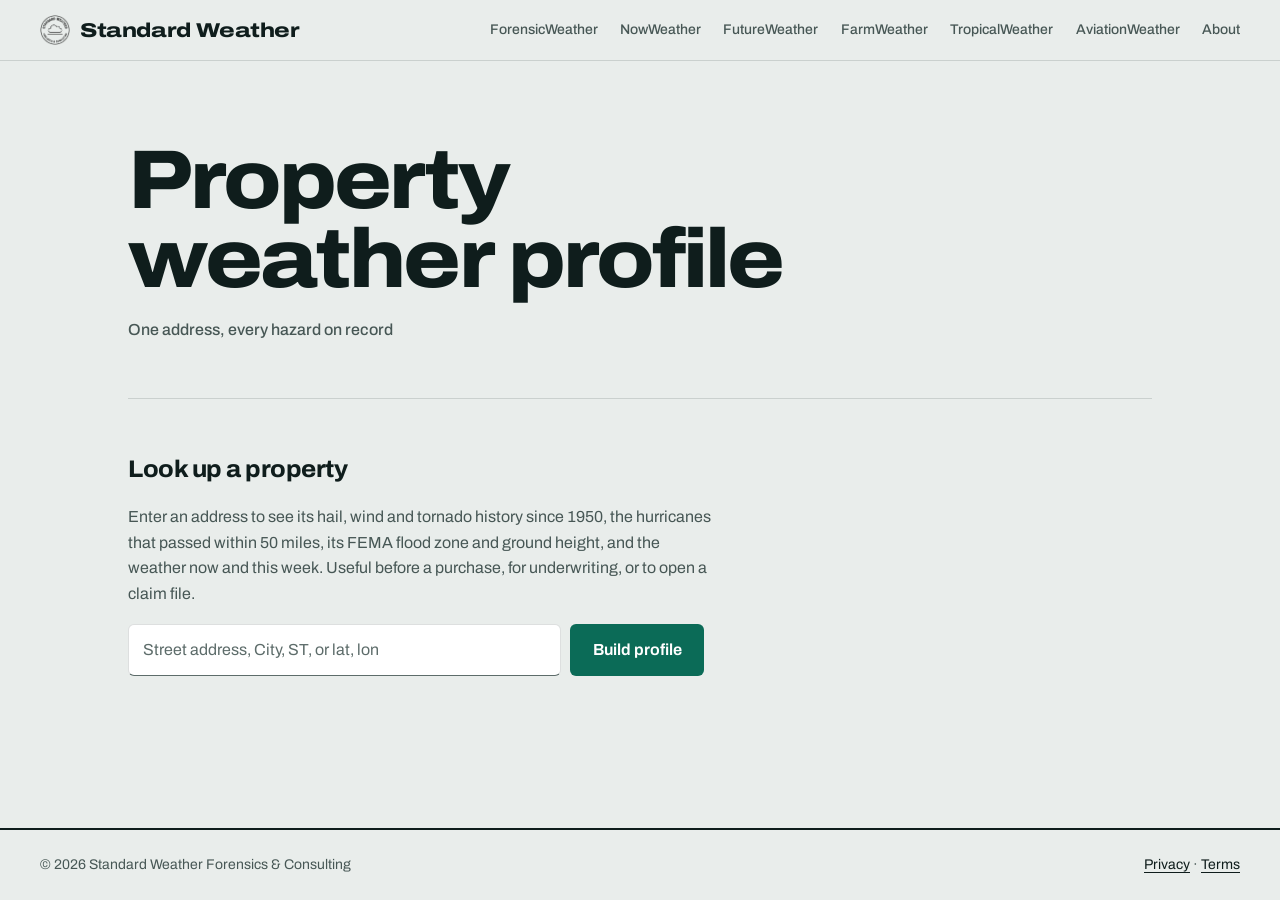
<file: profile.html>
<!DOCTYPE html>
<html lang="en">
<head>
  <meta charset="UTF-8" />
  <meta name="viewport" content="width=device-width, initial-scale=1.0" />
  <title>Property Weather Profile | Standard Weather</title>
  <meta name="description" content="A weather profile for any U.S. address: hail, wind and tornado history since 1950, hurricanes within 50 miles, FEMA flood zone, ground elevation, current alerts and the week ahead." />
  <meta name="theme-color" content="#e9edeb" />
  <link rel="canonical" href="https://standardweather.net/profile.html" />
  <meta property="og:type" content="website" />
  <meta property="og:url" content="https://standardweather.net/profile.html" />
  <meta property="og:title" content="Property Weather Profile | Standard Weather" />
  <meta property="og:description" content="Hail, wind, tornado and hurricane history, flood zone and elevation for any U.S. address." />
  <meta property="og:image" content="https://standardweather.net/logo.png" />
  <link rel="preconnect" href="https://fonts.googleapis.com" />
  <link rel="preconnect" href="https://fonts.gstatic.com" crossorigin />
  <link href="https://fonts.googleapis.com/css2?family=Archivo:wdth,wght@62..125,100..900&family=IBM+Plex+Mono:wght@400;500&display=swap" rel="stylesheet" />
  <link rel="icon" type="image/png" sizes="64x64" href="assets/favicon-64.png" />
  <link rel="icon" type="image/png" sizes="192x192" href="assets/icon-192.png" />
  <link rel="apple-touch-icon" href="assets/apple-touch-icon.png" />
  <meta name="color-scheme" content="light" />
  <link rel="stylesheet" href="css/site.css?v=20261127" />
  <style>
    .profile-search { display: flex; flex-wrap: wrap; gap: 0.6rem; margin-top: 0.8rem; }
    .profile-search input { flex: 1 1 16rem; min-width: 0; }
    .profile-search .err { flex-basis: 100%; color: var(--err); margin: 0; font-size: 0.9rem; }
    .profile-head { display: flex; flex-wrap: wrap; align-items: baseline; justify-content: space-between; gap: 0.6rem 1rem; margin: 1.6rem 0 1rem; }
    .profile-head h2 { margin: 0; }
    .profile-head p { margin: 0.2rem 0 0; color: var(--text3, #9aa3c0); font-size: 0.88rem; }
    .service .stat { display: flex; align-items: baseline; justify-content: space-between; gap: 0.8rem; padding: 0.38rem 0; border-top: 1px solid var(--hairline); font-size: 0.92rem; }
    .service .stat b { font-variant-numeric: tabular-nums; color: var(--ink); white-space: nowrap; }
    .service .stat small { display: block; opacity: 0.7; font-size: 0.8rem; }
    .service .small { font-size: 0.84rem; opacity: 0.8; margin: 0.6rem 0 0; }
    .service .chips { display: flex; gap: 0.9rem; margin: 0 0 0.4rem; font-size: 0.88rem; }
    .service .chips button { all: unset; cursor: pointer; opacity: 0.7; }
    .service .chips button[aria-pressed="true"] { opacity: 1; color: var(--ink); text-decoration: underline; text-underline-offset: 4px; }
    @media print {
      .site-nav, .page-header .logo, .profile-search, #print, .site-footer, .service .chips { display: none !important; }
      body { background: #fff !important; color: #111 !important; }
      .service { break-inside: avoid; border: 1px solid #bbb !important; background: #fff !important; box-shadow: none !important; }
      .service h3, .service .stat b, .profile-head h2 { color: #000 !important; }
      .services { grid-template-columns: 1fr 1fr !important; }
      a { color: #000 !important; }
    }
  </style>
</head>
<body>
  <nav class="site-nav" aria-label="Primary">
    <div class="site-nav__inner">
      <a class="site-nav__brand" href="/" title="Standard Weather home">
        <img src="assets/logo-light.png" width="32" height="32" alt="" />
        Standard Weather
      </a>
      <ul class="site-nav__links">
        <li><a href="/ForensicWeather/">ForensicWeather</a></li>
        <li><a href="/NowWeather/">NowWeather</a></li>
        <li><a href="/FutureWeather/">FutureWeather</a></li>
        <li><a href="/FarmWeather/">FarmWeather</a></li>
        <li><a href="/TropicalWeather/">TropicalWeather</a></li>
        <li><a href="/AviationWeather/">AviationWeather</a></li>
        <li><a href="/about.html">About</a></li>
      </ul>
    </div>
  </nav>

  <div class="shell">
    <header class="page-header">
      <img class="logo" src="assets/logo-light.png" width="184" height="184" alt="Standard Weather Forensics &amp; Consulting" />
      <h1>Property weather profile</h1>
      <p class="tagline">One address, every hazard on record</p>
    </header>

    <main>
      <section aria-labelledby="profile-h">
        <h2 id="profile-h">Look up a property</h2>
        <p>Enter an address to see its hail, wind and tornado history since 1950, the hurricanes that passed within 50 miles, its FEMA flood zone and ground height, and the weather now and this week. Useful before a purchase, for underwriting, or to open a claim file.</p>
        <form class="profile-search" id="search" autocomplete="off">
          <input id="q" placeholder="Street address, City, ST, or lat, lon" aria-label="Address" />
          <button class="btn" id="go" type="submit">Build profile</button>
          <p class="err" id="err" hidden></p>
        </form>
      </section>

      <section id="profile" hidden aria-live="polite">
        <div class="profile-head">
          <div><h2 id="place"></h2><p id="coords"></p></div>
          <button class="btn btn--secondary" id="print" type="button">Print</button>
        </div>
        <div class="services" id="cards"></div>
        <p class="soft-link" style="margin-top:1.2rem">Sources: NOAA NCEI Storm Events and SPC storm reports, NOAA/NHC HURDAT2, FEMA National Flood Hazard Layer, USGS 3DEP elevation, and the National Weather Service. Not a certified analysis.</p>
      </section>
    </main>
  </div>

  <footer class="site-footer">
    <p>&copy; 2026 Standard Weather Forensics &amp; Consulting</p>
    <p style="margin-top: 0.4rem;"><a href="/privacy.html">Privacy</a> · <a href="/terms.html">Terms</a></p>
  </footer>
  <script src="js/profile.js?v=2"></script>
</body>
</html>
</file>
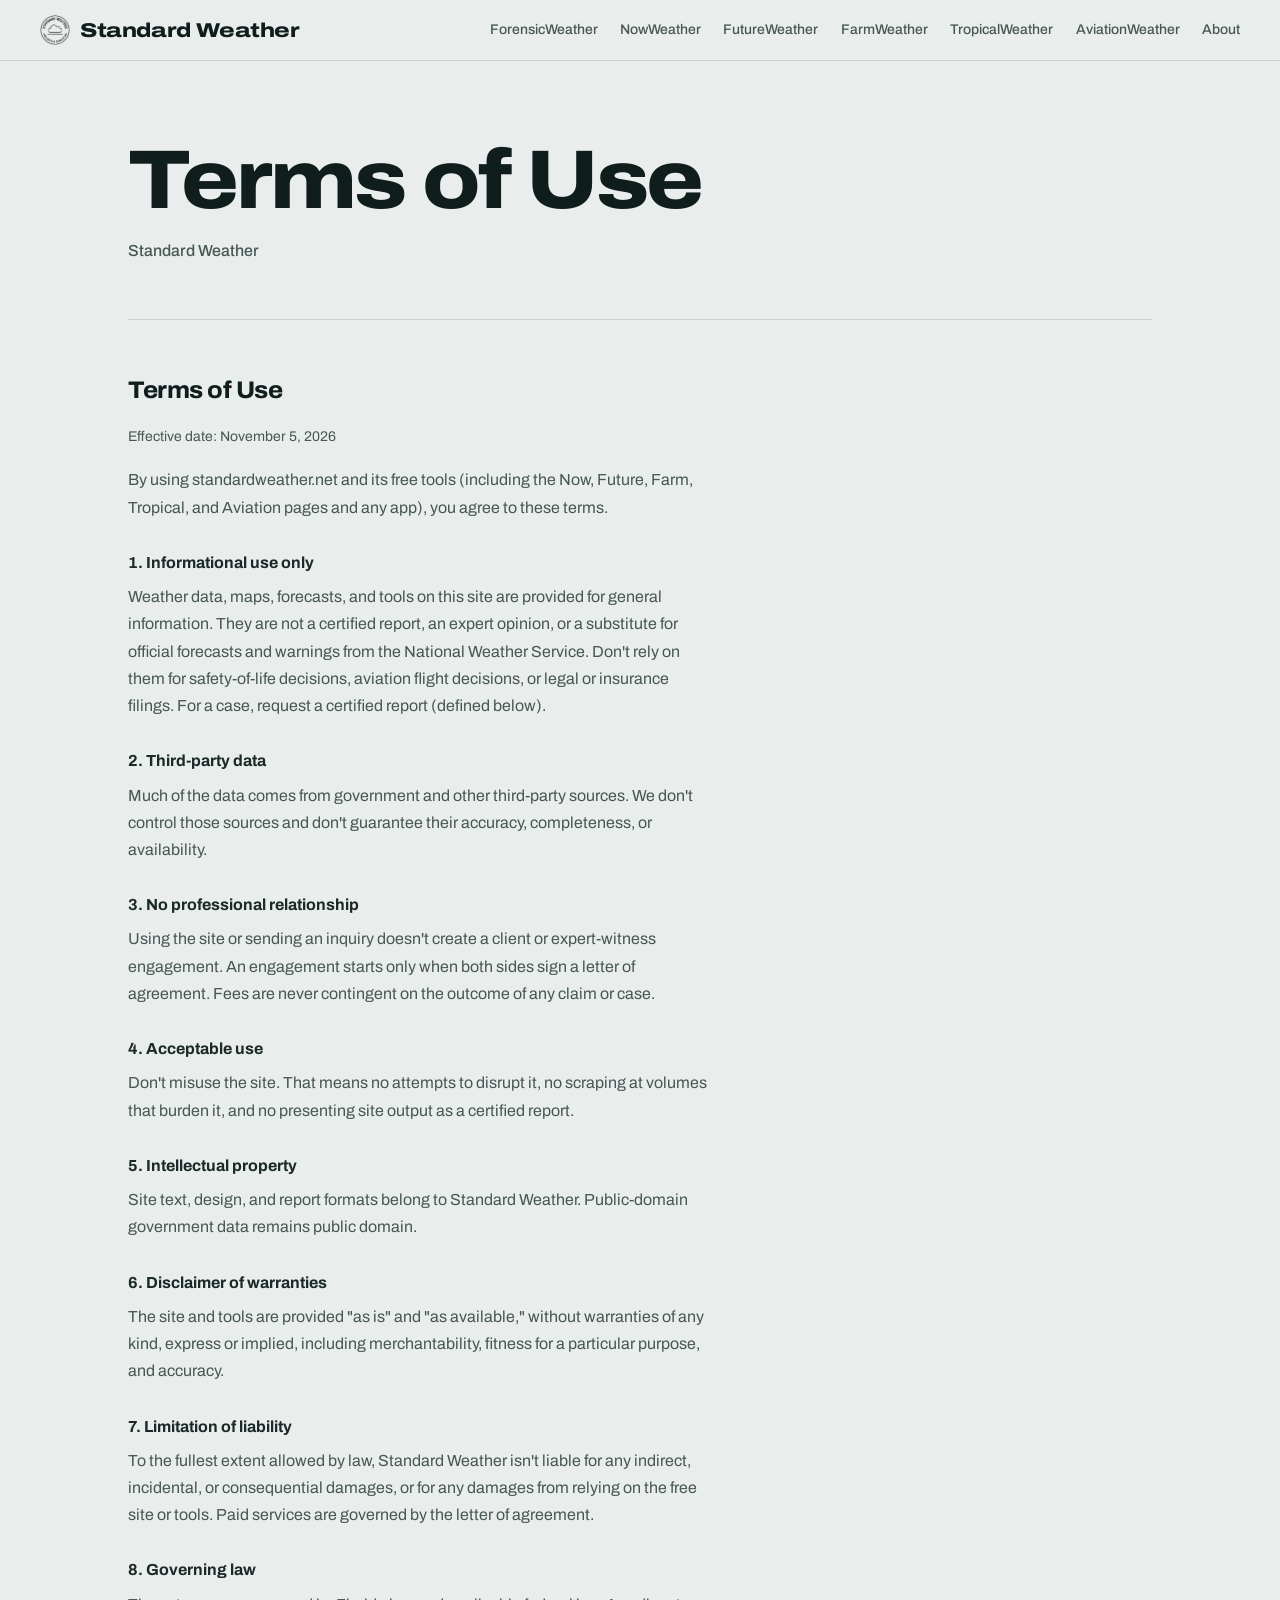
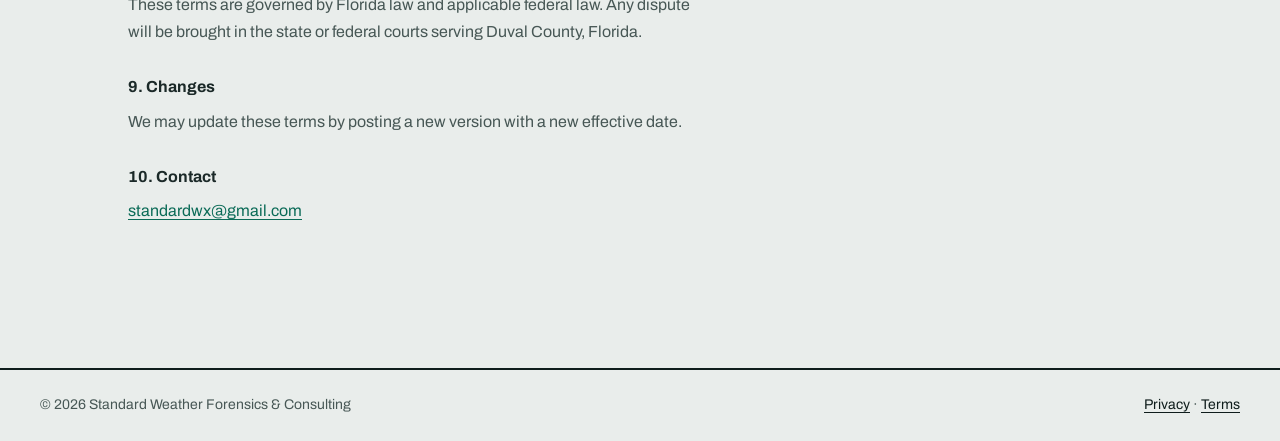
<file: terms.html>
<!DOCTYPE html>
<html lang="en">
<head>
  <meta charset="UTF-8" />
  <meta name="viewport" content="width=device-width, initial-scale=1.0" />
  <title>Terms of Use | Standard Weather</title>
  <meta name="description" content="Terms for using standardweather.net and its free weather tools." />
  <meta name="theme-color" content="#e9edeb" />
  <link rel="canonical" href="https://standardweather.net/terms.html" />
  <meta property="og:type" content="website" />
  <meta property="og:url" content="https://standardweather.net/terms.html" />
  <meta property="og:title" content="Terms of Use | Standard Weather" />
  <meta property="og:description" content="Terms for using standardweather.net and its free weather tools." />
  <meta property="og:image" content="https://standardweather.net/logo.png" />
  <link rel="preconnect" href="https://fonts.googleapis.com" />
  <link rel="preconnect" href="https://fonts.gstatic.com" crossorigin />
  <link href="https://fonts.googleapis.com/css2?family=Archivo:wdth,wght@62..125,100..900&family=IBM+Plex+Mono:wght@400;500&display=swap" rel="stylesheet" />
  <link rel="icon" type="image/png" sizes="64x64" href="assets/favicon-64.png" />
  <link rel="icon" type="image/png" sizes="192x192" href="assets/icon-192.png" />
  <link rel="apple-touch-icon" href="assets/apple-touch-icon.png" />
  <meta name="color-scheme" content="light" />
  <link rel="stylesheet" href="css/site.css?v=20261127" />
  <style>
    .legal { max-width: var(--measure); }
    .legal .legal-date { color: var(--text2); font-size: var(--fs-sm); }
    .legal h3 { font: 700 var(--fs-md)/1.3 var(--font); color: var(--text); margin: 2rem 0 0.6rem; }
    .legal p, .legal li { line-height: 1.7; color: var(--text2); }
    .legal ul { margin: 0 0 1.1rem; padding-left: 1.25rem; }
    .legal li { margin-bottom: 0.45rem; max-width: 40rem; }
    .legal li::marker { color: var(--accent); }
    .legal strong { color: var(--text); font-weight: 600; }
    .legal a { overflow-wrap: anywhere; }
  </style>
</head>
<body>
  <nav class="site-nav" aria-label="Primary">
    <div class="site-nav__inner">
      <a class="site-nav__brand" href="/" title="Standard Weather home">
        <img src="assets/logo-light.png" width="32" height="32" alt="" />
        Standard Weather
      </a>
      <ul class="site-nav__links">
        <li><a href="/ForensicWeather/">ForensicWeather</a></li>
        <li><a href="/NowWeather/">NowWeather</a></li>
        <li><a href="/FutureWeather/">FutureWeather</a></li>
        <li><a href="/FarmWeather/">FarmWeather</a></li>
        <li><a href="/TropicalWeather/">TropicalWeather</a></li>
        <li><a href="/AviationWeather/">AviationWeather</a></li>
        <li><a href="/about.html">About</a></li>
      </ul>
    </div>
  </nav>

  <div class="shell">
    <header class="page-header">
      <img class="logo" src="assets/logo-light.png" width="184" height="184" alt="Standard Weather Forensics &amp; Consulting" />
      <h1>Terms of Use</h1>
      <p class="tagline">Standard Weather</p>
    </header>

    <main>
      <section aria-labelledby="legal-h">
        <h2 id="legal-h">Terms of Use</h2>
        <div class="legal">
          <p class="legal-date">Effective date: November 5, 2026</p>
          <p>By using standardweather.net and its free tools (including the Now, Future, Farm, Tropical, and Aviation pages and any app), you agree to these terms.</p>
          <h3>1. Informational use only</h3>
          <p>Weather data, maps, forecasts, and tools on this site are provided for general information. They are not a certified report, an expert opinion, or a substitute for official forecasts and warnings from the National Weather Service. Don't rely on them for safety-of-life decisions, aviation flight decisions, or legal or insurance filings. For a case, request a certified report (defined below).</p>
          <h3>2. Third-party data</h3>
          <p>Much of the data comes from government and other third-party sources. We don't control those sources and don't guarantee their accuracy, completeness, or availability.</p>
          <h3>3. No professional relationship</h3>
          <p>Using the site or sending an inquiry doesn't create a client or expert-witness engagement. An engagement starts only when both sides sign a letter of agreement. Fees are never contingent on the outcome of any claim or case.</p>
          <h3>4. Acceptable use</h3>
          <p>Don't misuse the site. That means no attempts to disrupt it, no scraping at volumes that burden it, and no presenting site output as a certified report.</p>
          <h3>5. Intellectual property</h3>
          <p>Site text, design, and report formats belong to Standard Weather. Public-domain government data remains public domain.</p>
          <h3>6. Disclaimer of warranties</h3>
          <p>The site and tools are provided "as is" and "as available," without warranties of any kind, express or implied, including merchantability, fitness for a particular purpose, and accuracy.</p>
          <h3>7. Limitation of liability</h3>
          <p>To the fullest extent allowed by law, Standard Weather isn't liable for any indirect, incidental, or consequential damages, or for any damages from relying on the free site or tools. Paid services are governed by the letter of agreement.</p>
          <h3>8. Governing law</h3>
          <p>These terms are governed by Florida law and applicable federal law. Any dispute will be brought in the state or federal courts serving Duval County, Florida.</p>
          <h3>9. Changes</h3>
          <p>We may update these terms by posting a new version with a new effective date.</p>
          <h3>10. Contact</h3>
          <p><a href="mailto:standardwx@gmail.com">standardwx@gmail.com</a></p>
        </div>
      </section>
    </main>
  </div>

  <footer class="site-footer">
    <p>&copy; 2026 Standard Weather Forensics &amp; Consulting</p>
    <p style="margin-top: 0.4rem;"><a href="/privacy.html">Privacy</a> · <a href="/terms.html">Terms</a></p>
  </footer>
</body>
</html>
</file>
<file: css/site.css>
/* Standard Weather: "chart room" design.
 * Pages are printed-chart paper: cool stone, ink type, one green accent. The map tools (body.console and any .app)
 * are dark instrument screens set into that paper. One family, Archivo, from wide display cuts to normal text;
 * IBM Plex Mono only for raw coded text (METAR, TAF, product text) in the tools. */
@import url("https://fonts.googleapis.com/css2?family=Archivo:wdth,wght@62..125,100..900&family=IBM+Plex+Mono:wght@400;500&display=swap");

:root {
  /* Paper */
  --bg: #e9edeb;
  --surface: #f6f8f7;
  --sheet: #ffffff;
  --ink: #0f1d1c;
  --text: #1b2928;
  --text2: #475755;
  --text3: #5d6c6a;
  --hairline: rgba(15, 29, 28, 0.14);
  --rule-strong: #0f1d1c;
  --accent: #0b6b57;
  --accent-hi: #08513f;
  --accent-soft: rgba(11, 107, 87, 0.1);
  --on-accent: #ffffff;
  --field: #ffffff;
  --err: #b4441a;
  --ok: #1d7a3e;
  --tornado: #d0281e;
  --hail: #1f9d55;
  --wind: #1c64d8;
  /* Older names, kept so page-level styles still resolve. */
  --glass: var(--surface);
  --glass-hi: var(--sheet);
  --gradient: var(--accent);
  --bg-top: var(--bg);
  --accent2: var(--accent);

  --font: "Archivo", -apple-system, BlinkMacSystemFont, "Segoe UI", Roboto, sans-serif;
  --brand: var(--font);
  --code: "IBM Plex Mono", ui-monospace, Menlo, monospace;
  --max: 64rem;
  --max-wide: 84rem;
  --measure: 65ch;
  --gutter: clamp(1.25rem, 4vw, 2.5rem);
  --radius: 6px;
  --ease: cubic-bezier(0.22, 1, 0.36, 1);
  /* Type scale: three steps for body text, plus the page title and the wordmark. */
  --fs-sm: 0.875rem;
  --fs-md: 1rem;
  --fs-lg: 1.5rem;
  color-scheme: light;
}

/* The instrument screen: the map tools, whole-page (body.console) or set into a page (.app). */
body.console, .app {
  --bg: #0c1615;
  --surface: #121e1d;
  --sheet: #172423;
  --ink: #f2f6f5;
  --text: #e4ebe9;
  --text2: #a9b8b5;
  --text3: #8d9e9b;
  --hairline: rgba(226, 238, 235, 0.12);
  --accent: #5fd3b0;
  --accent-hi: #8ce4ca;
  --accent-soft: rgba(95, 211, 176, 0.13);
  --on-accent: #06201a;
  --field: rgba(255, 255, 255, 0.06);
  --err: #ffa25c;
  --ok: #5fd38a;
  --tornado: #ff5a4f;
  --hail: #3fd27a;
  --wind: #4f9bff;
  color-scheme: dark;
}

*, *::before, *::after { box-sizing: border-box; }

html { background: var(--bg); -webkit-text-size-adjust: 100%; }
@media (prefers-reduced-motion: no-preference) { html { scroll-behavior: smooth; } }
@media (prefers-reduced-motion: reduce) {
  *, *::before, *::after { transition: none !important; animation: none !important; }
}

body {
  margin: 0;
  min-height: 100vh;
  min-height: 100dvh;
  display: flex;
  flex-direction: column;
  color: var(--text);
  background: var(--bg);
  font-family: var(--font);
  font-size: var(--fs-md);
  line-height: 1.6;
  font-variant-numeric: tabular-nums;
  -webkit-font-smoothing: antialiased;
}

a {
  color: var(--accent);
  text-decoration-thickness: 1px;
  text-underline-offset: 0.2em;
  transition: color 160ms var(--ease);
}
a:hover { color: var(--accent-hi); }

.shell {
  width: min(100% - (var(--gutter) * 2), var(--max));
  margin: 0 auto;
  padding: 0 0 4rem;
  flex: 1;
}
.shell--wide { width: min(100% - (var(--gutter) * 2), var(--max-wide)); }

/* —— Site nav: one line of paper, the wordmark set wide and heavy —— */
.site-nav {
  position: sticky;
  top: 0;
  z-index: 1000;
  background: #e9edeb;
  border-bottom: 1px solid rgba(15, 29, 28, 0.14);
  color-scheme: light;
}
.site-nav__inner {
  width: min(100% - (var(--gutter) * 2), var(--max-wide));
  margin: 0 auto;
  display: flex;
  flex-wrap: nowrap;
  align-items: center;
  justify-content: space-between;
  gap: 0.5rem 2rem;
  min-height: 3.75rem;
}
.site-nav__brand {
  flex: none;
  display: inline-flex;
  align-items: center;
  gap: 0.6rem;
  text-decoration: none;
  color: #0f1d1c;
  font-family: var(--font);
  font-size: 1.25rem;
  font-weight: 800;
  font-stretch: 125%;
  letter-spacing: -0.02em;
  line-height: 1;
}
.site-nav__brand:hover { color: #0f1d1c; }
/* The seal is a white mark: print it in ink on paper. */
.site-nav__brand img { width: 1.9rem; height: 1.9rem; display: block; filter: brightness(0) saturate(100%); opacity: 0.9; }
.site-nav__links {
  display: flex;
  flex-wrap: nowrap;
  gap: 0 1.4rem;
  list-style: none;
  margin: 0;
  padding: 0;
  min-width: 0;
  overflow-x: auto;
  scrollbar-width: none;
  font-size: var(--fs-sm);
  font-weight: 500;
}
.site-nav__links::-webkit-scrollbar { display: none; }
.site-nav__links a {
  display: block;
  white-space: nowrap;
  text-decoration: none;
  color: #475755;
  padding: 1.15rem 0 1rem;
  border-bottom: 3px solid transparent;
  transition: color 160ms var(--ease), border-color 160ms var(--ease);
}
.site-nav__links a:hover { color: #0f1d1c; }
.site-nav__links a[aria-current="page"] { color: #0f1d1c; font-weight: 700; border-bottom-color: #0b6b57; }
.site-nav a:focus-visible { outline: 2px solid #0b6b57; outline-offset: 2px; }
/* On a phone: the wordmark on its own line, then the links in one row that scrolls sideways. */
@media (max-width: 900px) {
  .site-nav__inner { flex-wrap: wrap; gap: 0; padding-top: 0.75rem; }
  .site-nav__links { width: calc(100% + var(--gutter) * 2); margin: 0 calc(var(--gutter) * -1); padding: 0 var(--gutter); gap: 0 1.2rem; }
  .site-nav__links a { padding: 0.7rem 0 0.6rem; }
}

/* —— Page heads: a left-set title in wide display type, one plain supporting line —— */
.page-header {
  padding: clamp(2.5rem, 7vw, 5rem) 0 clamp(2rem, 5vw, 3.5rem);
  border-bottom: 1px solid var(--hairline);
  margin-bottom: clamp(2rem, 5vw, 3.5rem);
}
.page-header .logo { display: none; }
.page-header h1, .masthead h1 {
  margin: 0;
  max-width: 18ch;
  font-family: var(--font);
  font-size: clamp(2.75rem, 6.5vw, 5.5rem);
  font-weight: 800;
  font-stretch: 112%;
  line-height: 0.95;
  letter-spacing: -0.035em;
  color: var(--ink);
  text-wrap: balance;
}
.tagline {
  margin: 1.1rem 0 0;
  max-width: var(--measure);
  font-size: var(--fs-md);
  font-weight: 500;
  color: var(--text2);
}

section { margin-bottom: clamp(3rem, 7vw, 5rem); }

h2 {
  margin: 0 0 1.25rem;
  font-family: var(--font);
  font-size: var(--fs-lg);
  font-weight: 750;
  font-stretch: 105%;
  line-height: 1.2;
  letter-spacing: -0.02em;
  color: var(--ink);
}
h3 {
  margin: 0 0 0.5rem;
  font-family: var(--font);
  font-size: var(--fs-md);
  font-weight: 700;
  line-height: 1.3;
  color: var(--ink);
}

p { margin: 0 0 1.1rem; max-width: var(--measure); color: var(--text2); }
.lede { max-width: var(--measure); color: var(--text); font-weight: 500; }
strong, b { color: var(--ink); }

/* —— Grouped content: rules and whitespace, no boxes —— */
.services { display: grid; gap: 2rem 2.5rem; }
@media (min-width: 680px) { .services { grid-template-columns: 1fr 1fr; } }
.service { padding-top: 1rem; border-top: 2px solid var(--rule-strong); display: flex; flex-direction: column; }
.service p { margin: 0; flex: 1; }
.panel, .handoff, #contact-form { background: var(--sheet); border: 1px solid var(--hairline); border-radius: var(--radius); }

.soft-link { margin-top: 1.5rem; }
.soft-link a { font-weight: 600; }

/* —— Tool index: the home page's directory, one ruled row per tool —— */
.tools { margin: 0 0 1.5rem; padding: 0; list-style: none; border-top: 2px solid var(--rule-strong); }
.tools li { border-bottom: 1px solid var(--hairline); }
.tools a {
  display: grid;
  grid-template-columns: minmax(12rem, 18rem) 1fr auto;
  align-items: baseline;
  gap: 0.25rem 2rem;
  padding: 1.15rem 0.25rem;
  text-decoration: none;
  color: var(--text2);
  transition: background-color 180ms var(--ease);
}
.tools a::after { content: "→"; color: var(--accent); font-weight: 700; transition: transform 180ms var(--ease); }
.tools a:hover { background: var(--surface); color: var(--text2); }
.tools a:hover::after { transform: translateX(4px); }
.tools a:focus-visible { outline: 2px solid var(--accent); outline-offset: 2px; }
.tools b { font-size: var(--fs-lg); font-weight: 750; font-stretch: 110%; letter-spacing: -0.02em; line-height: 1.15; color: var(--ink); }
.tools small { font-size: var(--fs-md); line-height: 1.5; }
@media (max-width: 680px) {
  .tools a { grid-template-columns: 1fr auto; }
  .tools small { grid-column: 1; grid-row: 2; }
  .tools a::after { grid-column: 2; grid-row: 1; }
}

/* —— Forms —— */
form { display: grid; gap: 1rem; max-width: 36rem; }
#contact-form { padding: 1.5rem; }
.hp { position: absolute; left: -10000px; width: 1px; height: 1px; overflow: hidden; }
.field { display: grid; gap: 0.35rem; }
.field-row { display: grid; gap: 1rem; }
@media (min-width: 520px) { .field-row { grid-template-columns: 1.2fr 1fr; } }
label { font-size: var(--fs-sm); font-weight: 600; color: var(--text); }
input, textarea, select {
  width: 100%;
  font: inherit;
  font-size: var(--fs-md);
  color: var(--text);
  background: var(--field);
  border: 1px solid var(--hairline);
  border-bottom-color: var(--text3);
  border-radius: var(--radius);
  padding: 0.75rem 0.9rem;
  appearance: none;
  transition: border-color 160ms var(--ease), box-shadow 160ms var(--ease);
}
input::placeholder, textarea::placeholder { color: var(--text3); }
textarea { resize: vertical; min-height: 8rem; }
input:focus, textarea:focus, select:focus { outline: none; border-color: var(--accent); box-shadow: 0 0 0 3px var(--accent-soft); }
.app input[type="datetime-local"]::-webkit-calendar-picker-indicator, .app input[type="date"]::-webkit-calendar-picker-indicator { filter: invert(1); opacity: 0.6; }

/* Primary action: a solid block of accent. */
button, .btn {
  justify-self: start;
  display: inline-flex;
  align-items: center;
  justify-content: center;
  min-height: 48px;
  padding: 0 1.4rem;
  border: 0;
  border-radius: var(--radius);
  background: var(--accent);
  color: var(--on-accent);
  font-family: inherit;
  font-size: var(--fs-md);
  font-weight: 650;
  cursor: pointer;
  text-decoration: none;
  transition: background-color 160ms var(--ease), transform 160ms var(--ease);
}
button:hover, .btn:hover { background: var(--accent-hi); color: var(--on-accent); }
button:active, .btn:active { transform: translateY(1px); }
button:focus-visible, .btn:focus-visible, a:focus-visible { outline: 2px solid var(--accent); outline-offset: 3px; }
button:disabled { background: var(--hairline); color: var(--text3); cursor: default; }
.btn--secondary {
  background: transparent;
  color: var(--ink);
  box-shadow: inset 0 0 0 1px var(--hairline);
  min-height: 40px;
  font-size: var(--fs-sm);
  padding: 0 1rem;
}
.btn--secondary:hover { background: var(--surface); color: var(--ink); }
.btn--block { width: 100%; justify-self: stretch; min-height: 52px; }

/* —— About —— */
.about-seal { display: none; }
.prose::after { content: ""; display: table; clear: both; }
.steps { list-style: none; margin: 0; padding: 0; display: grid; gap: 2rem 2.5rem; }
@media (min-width: 760px) { .steps { grid-template-columns: repeat(3, 1fr); } }
.steps li { padding-top: 1rem; border-top: 2px solid var(--rule-strong); }
.steps li strong { display: block; margin-bottom: 0.4rem; font-size: var(--fs-md); font-weight: 700; color: var(--ink); }
.steps li p { margin: 0; max-width: none; }

/* —— Shared result pieces (reports list, radar box, hand-off note) —— */
.pw-results[hidden] { display: none !important; }
.pw-results { display: grid; gap: 1rem; margin-top: 0.5rem; }
.pw-error { color: var(--err); margin: 0; max-width: none; }
.panel { overflow: hidden; }
.panel > h2, .panel__title { margin: 0; padding: 0.9rem 1rem 0.6rem; font-size: var(--fs-sm); font-weight: 700; color: var(--text2); }

#radar-map { height: min(52vh, 560px); width: 100%; background: #0c1615; }
.radar-wrap { position: relative; }
.radar-empty, .radar-loading { height: 300px; display: flex; align-items: center; justify-content: center; padding: 1.25rem; text-align: center; color: var(--text2); background: var(--surface); }
.radar-badge {
  position: absolute; right: 0.6rem; top: 0.6rem; z-index: 500; pointer-events: none;
  font-size: var(--fs-sm); font-weight: 600; color: #e4ebe9; background: rgba(12, 22, 21, 0.85); padding: 0.2rem 0.55rem; border-radius: 4px;
}

.reports { margin: 0; padding: 0; list-style: none; }
.reports li { position: relative; padding: 0.8rem 1rem 0.8rem 2.2rem; border-top: 1px solid var(--hairline); line-height: 1.4; color: var(--text); }
.reports li:not(.reports-empty)::before { content: ""; position: absolute; left: 1rem; top: 1.15rem; width: 10px; height: 10px; border-radius: 50%; background: var(--dot, #8e8e93); }
.reports li.tornado { --dot: var(--tornado); }
.reports li.hail { --dot: var(--hail); }
.reports li.wind { --dot: var(--wind); }
.reports .t { display: block; font-size: var(--fs-sm); font-weight: 700; color: var(--dot, var(--text2)); margin-bottom: 0.15rem; }
.reports .place { display: block; margin-top: 0.15rem; font-size: var(--fs-sm); color: var(--text2); }
.reports-empty { padding: 0.25rem 1rem 1rem !important; border-top: 0 !important; color: var(--text2) !important; margin: 0; max-width: none; }

.handoff { padding: 1.1rem 1.2rem; display: flex; flex-direction: column; gap: 0.65rem; }
.handoff .row { display: flex; align-items: flex-start; gap: 0.75rem; }
.handoff img { width: 40px; height: 40px; flex-shrink: 0; }
.handoff p { margin: 0; max-width: none; }

.status-bar { font-size: var(--fs-sm); color: var(--accent); min-height: 1.25rem; margin: 0; max-width: none; }
.status-bar:empty { display: none; }

/* —— Leaflet: instrument-screen chrome —— */
.leaflet-container { font: inherit; background: #0c1615; }
.leaflet-bar { border: 1px solid rgba(226, 238, 235, 0.16) !important; border-radius: 4px !important; overflow: hidden; box-shadow: none !important; }
.leaflet-bar a, .leaflet-bar a:hover { background: rgba(12, 22, 21, 0.92) !important; color: #f2f6f5 !important; border-bottom-color: rgba(226, 238, 235, 0.16) !important; }
.leaflet-bar a:hover { background: #172423 !important; }
.leaflet-control-attribution { background: rgba(12, 22, 21, 0.75) !important; color: #8d9e9b !important; }
.leaflet-control-attribution a { color: #a9b8b5 !important; }
.leaflet-popup-content-wrapper, .leaflet-popup-tip { background: #172423; color: #e4ebe9; }
.leaflet-popup-content-wrapper { border: 1px solid rgba(226, 238, 235, 0.14); border-radius: 6px; box-shadow: 0 10px 30px rgba(0, 0, 0, 0.4); }

/* —— Footer —— */
.site-footer {
  margin-top: auto;
  border-top: 2px solid #0f1d1c;
  padding: 1.5rem max(var(--gutter), (100% - var(--max-wide)) / 2) calc(1.5rem + env(safe-area-inset-bottom));
  font-size: var(--fs-sm);
  color: #475755;
  background: #e9edeb;
  display: flex;
  flex-wrap: wrap;
  justify-content: space-between;
  gap: 0.5rem 2rem;
}
.site-footer p { margin: 0; max-width: none; color: inherit; }
.site-footer p[style] { margin-top: 0 !important; }
.site-footer a { color: #0f1d1c; }
</file>
